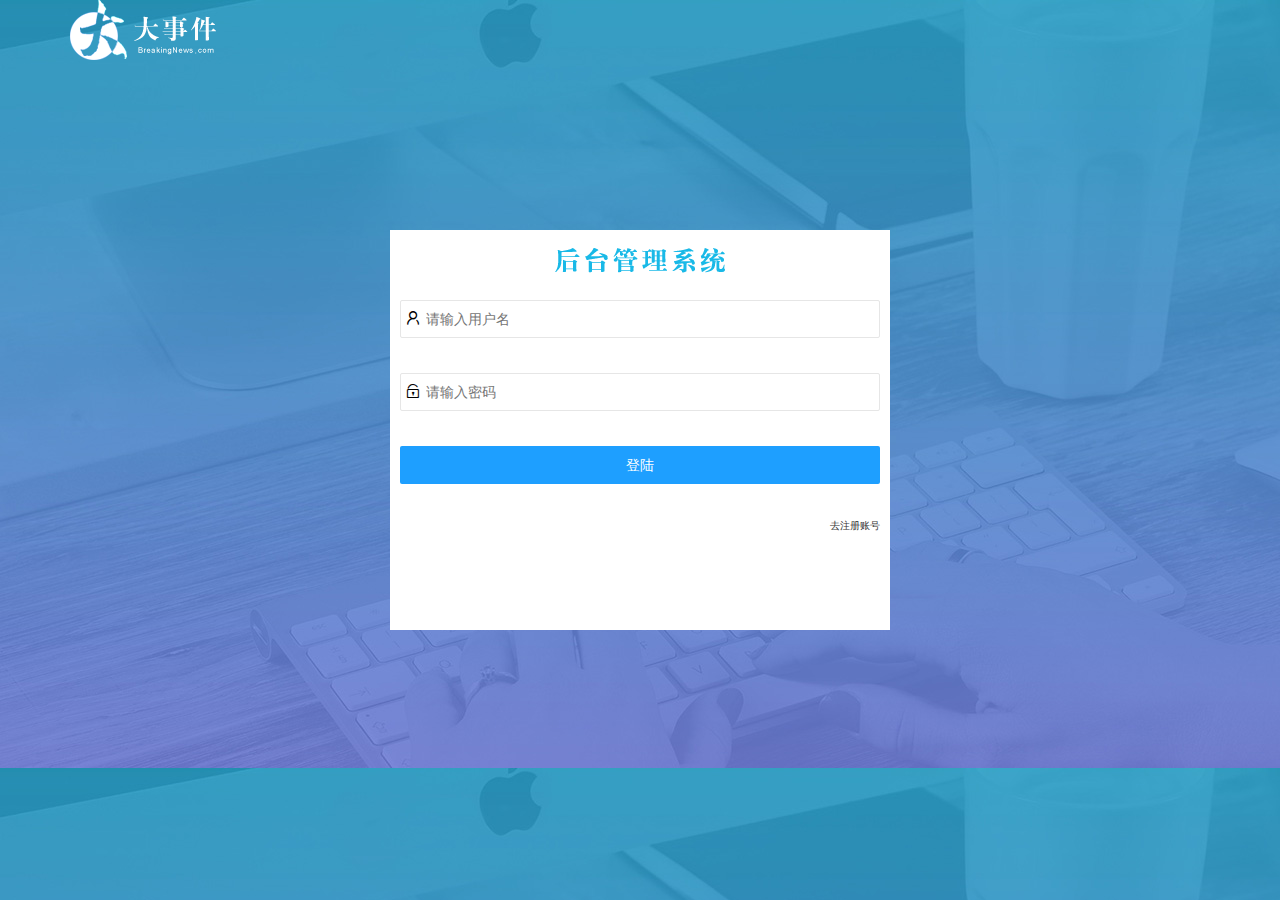
<file: login.html>
<!DOCTYPE html>
<html lang="en">

<head>
    <meta charset="UTF-8">
    <meta name="viewport" content="width=device-width, initial-scale=1.0">
    <title>Document</title>
    <!-- jq的引入 -->
    <script src="./assets/lib/jquery.js"></script>
    <!-- layui的css引入 -->
    <link rel="stylesheet" href="./assets/lib/layui/css/layui.css">
    <!-- 自己的css -->
    <link rel="stylesheet" href="./assets/css/login.css">

</head>

<body>
    <!-- 页面logo部分 -->
    <div class="layui-main">
        <img src="./assets/images/logo.png" alt="">
        <!-- 登录注册区域 -->
        <div class="loginAndRegBox">
            <!-- 登录的div -->
            <div class="login-box">
                <div class="title-box"></div>
                <form class="layui-form" id='form_login'>
                    <!-- 登陆模块 -->
                    <div class="layui-form-item">
                        <i class="layui-icon layui-icon-username"></i>
                        <input type="text" name="username" required lay-verify="required" placeholder="请输入用户名"
                            autocomplete="off" class="layui-input">
                    </div>
                    <div class="layui-form-item">
                        <i class="layui-icon layui-icon-password"></i>
                        <input type="password" name="password" required lay-verify="required|psw" placeholder="请输入密码"
                            autocomplete="off" class="layui-input">
                    </div>
                    <div class="layui-form-item">
                        <button lay-submit class="layui-btn  layui-btn-normal  layui-btn-fluid">登陆</button>
                    </div>
                    <div class="layui-form-item">
                        <a href="javascript:;" id='link_reg'>去注册账号</a>
                    </div>
                </form>
            </div>
            <!-- 注册的div -->
            <div class="reg-box">
                <div class="title-box"></div>
                <form class="layui-form" id='form_reg'>
                    <div class="layui-form-item">
                        <i class="layui-icon layui-icon-username"></i>
                        <input type="text" name="username" required lay-verify="required" placeholder="请输入用户名"
                            autocomplete="off" class="layui-input">
                    </div>
                    <div class="layui-form-item">
                        <i class="layui-icon layui-icon-password"></i>
                        <input type="password" name="password" required lay-verify="required｜psw" placeholder="请输入密码"
                            autocomplete="off" class="layui-input">
                    </div>
                    <div class="layui-form-item">
                        <i class="layui-icon layui-icon-password"></i>

                        <input type="password" name="repassword" required lay-verify="required｜psw|repwd"
                            placeholder="再次确认密码" autocomplete="off" class="layui-input">
                    </div>
                    <div class="layui-form-item">
                        <button lay-submit class="layui-btn  layui-btn-normal  layui-btn-fluid">注册</button>
                    </div>
                    <div class="layui-form-item">
                        <a href="javascript:;" id="link_login">去登陆账号</a>
                    </div>
                </form>
            </div>
        </div>
    </div>

    </div>


    <!-- layui的js -->
    <script src="./assets/lib/layui/layui.all.js"></script>
    <!-- 自己的js -->
    <script src="./assets/js/login.js"></script>

</body>

</html>
</file>
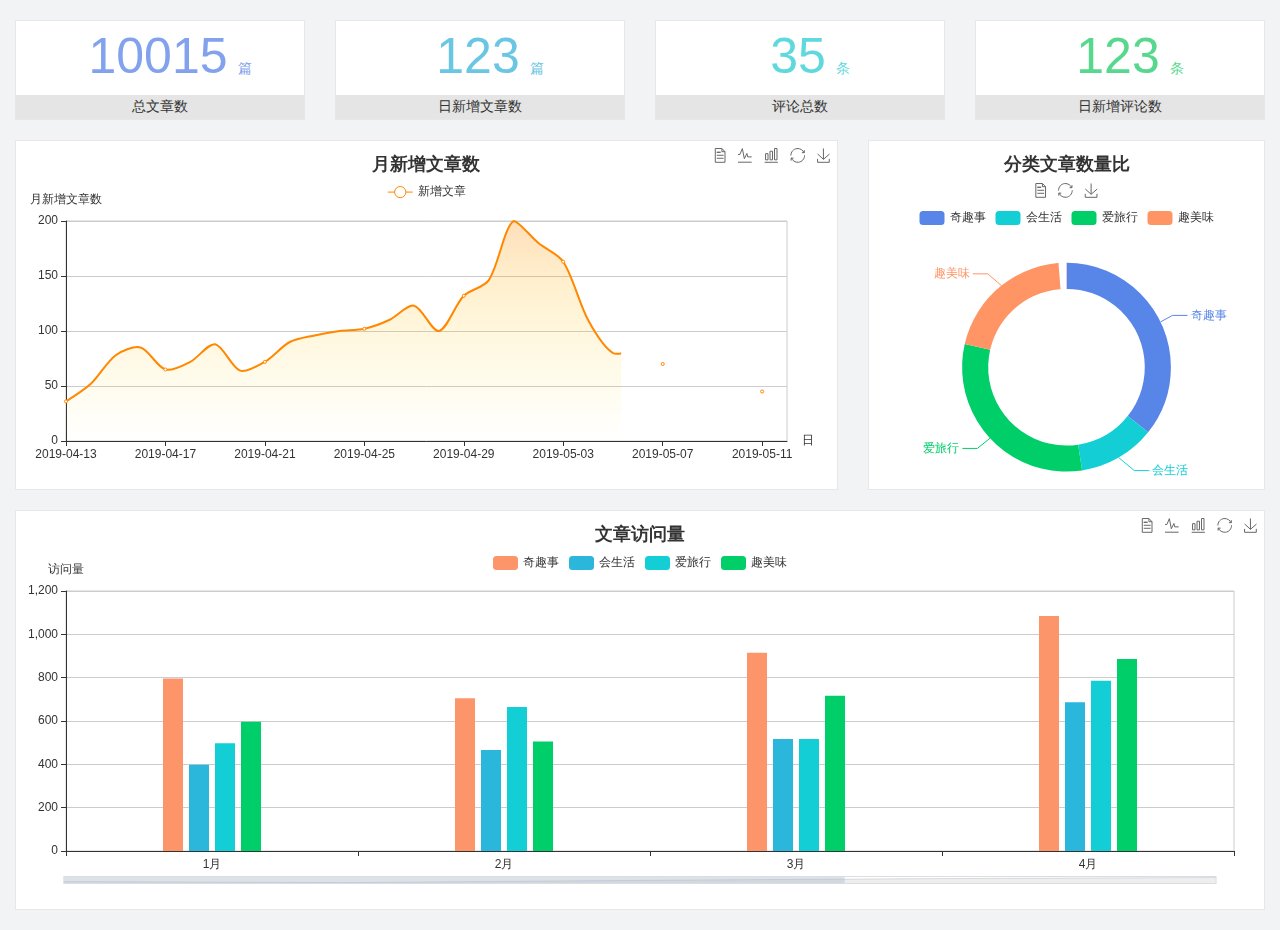
<file: home/dashboard.html>
<!DOCTYPE html>
<html lang="en">

<head>
  <meta charset="UTF-8">
  <meta name="viewport" content="width=device-width, initial-scale=1.0">
  <meta http-equiv="X-UA-Compatible" content="ie=edge">
  <title>图表统计</title>
  <link rel="stylesheet" href="../../assets/lib/bootstrap.css" />
  <link rel="stylesheet" href="../../assets/lib/main.css" />
  <script src="../../assets/lib/jquery.js"></script>
  <script type="text/javascript" src="../../assets/lib/echarts.min.js"></script>
</head>

<body>
  <div class="container-fluid">
    <div class="row spannel_list">
      <div class="col-sm-3 col-xs-6">
        <div class="spannel">
          <em>10015</em><span>篇</span>
          <b>总文章数</b>
        </div>
      </div>
      <div class="col-sm-3 col-xs-6">
        <div class="spannel scolor01">
          <em>123</em><span>篇</span>
          <b>日新增文章数</b>
        </div>
      </div>
      <div class="col-sm-3 col-xs-6">
        <div class="spannel scolor02">
          <em>35</em><span>条</span>
          <b>评论总数</b>
        </div>
      </div>
      <div class="col-sm-3 col-xs-6">
        <div class="spannel scolor03">
          <em>123</em><span>条</span>
          <b>日新增评论数</b>
        </div>
      </div>
    </div>
  </div>

  <div class="container-fluid">
    <div class="row curve-pie">
      <div class="col-lg-8 col-md-8">
        <div class="gragh_pannel" id="curve_show"></div>
      </div>
      <div class="col-lg-4 col-md-4">
        <div class="gragh_pannel" id="pie_show"></div>
      </div>
    </div>
  </div>

  <div class="container-fluid">
    <div class="column_pannel" id="column_show"></div>
  </div>

  <script>
    var oChart = echarts.init(document.getElementById('curve_show'));
    var aList_all = [
      { 'count': 36, 'date': '2019-04-13' },
      { 'count': 52, 'date': '2019-04-14' },
      { 'count': 78, 'date': '2019-04-15' },
      { 'count': 85, 'date': '2019-04-16' },
      { 'count': 65, 'date': '2019-04-17' },
      { 'count': 72, 'date': '2019-04-18' },
      { 'count': 88, 'date': '2019-04-19' },
      { 'count': 64, 'date': '2019-04-20' },
      { 'count': 72, 'date': '2019-04-21' },
      { 'count': 90, 'date': '2019-04-22' },
      { 'count': 96, 'date': '2019-04-23' },
      { 'count': 100, 'date': '2019-04-24' },
      { 'count': 102, 'date': '2019-04-25' },
      { 'count': 110, 'date': '2019-04-26' },
      { 'count': 123, 'date': '2019-04-27' },
      { 'count': 100, 'date': '2019-04-28' },
      { 'count': 132, 'date': '2019-04-29' },
      { 'count': 146, 'date': '2019-04-30' },
      { 'count': 200, 'date': '2019-05-01' },
      { 'count': 180, 'date': '2019-05-02' },
      { 'count': 163, 'date': '2019-05-03' },
      { 'count': 110, 'date': '2019-05-04' },
      { 'count': 80, 'date': '2019-05-05' },
      { 'count': 82, 'date': '2019-05-06' },
      { 'count': 70, 'date': '2019-05-07' },
      { 'count': 65, 'date': '2019-05-08' },
      { 'count': 54, 'date': '2019-05-09' },
      { 'count': 40, 'date': '2019-05-10' },
      { 'count': 45, 'date': '2019-05-11' },
      { 'count': 38, 'date': '2019-05-12' },
    ];

    let aCount = [];
    let aDate = [];

    for (var i = 0; i < aList_all.length; i++) {
      aCount.push(aList_all[i].count);
      aDate.push(aList_all[i].date);
    }

    var chartopt = {
      title: {
        text: '月新增文章数',
        left: 'center',
        top: '10'
      },
      tooltip: {
        trigger: 'axis'
      },
      legend: {
        data: ['新增文章'],
        top: '40'
      },
      toolbox: {
        show: true,
        feature: {
          mark: { show: true },
          dataView: { show: true, readOnly: false },
          magicType: { show: true, type: ['line', 'bar'] },
          restore: { show: true },
          saveAsImage: { show: true }
        }
      },
      calculable: true,
      xAxis: [
        {
          name: '日',
          type: 'category',
          boundaryGap: false,
          data: aDate
        }
      ],
      yAxis: [
        {
          name: '月新增文章数',
          type: 'value'
        }
      ],
      series: [
        {
          name: '新增文章',
          type: 'line',
          smooth: true,
          itemStyle: { normal: { areaStyle: { type: 'default' }, color: '#f80' }, lineStyle: { color: '#f80' } },
          data: aCount
        }],
      areaStyle: {
        normal: {
          color: new echarts.graphic.LinearGradient(0, 0, 0, 1, [{
            offset: 0,
            color: 'rgba(255,136,0,0.39)'
          }, {
            offset: .34,
            color: 'rgba(255,180,0,0.25)'
          }, {
            offset: 1,
            color: 'rgba(255,222,0,0.00)'
          }])

        }
      },
      grid: {
        show: true,
        x: 50,
        x2: 50,
        y: 80,
        height: 220
      }
    };

    oChart.setOption(chartopt);


    var oPie = echarts.init(document.getElementById('pie_show'));
    var oPieopt =
    {
      title: {
        top: 10,
        text: '分类文章数量比',
        x: 'center'
      },
      tooltip: {
        trigger: 'item',
        formatter: "{a} <br/>{b} : {c} ({d}%)"
      },
      color: ['#5885e8', '#13cfd5', '#00ce68', '#ff9565'],
      legend: {
        x: 'center',
        top: 65,
        data: ['奇趣事', '会生活', '爱旅行', '趣美味']
      },
      toolbox: {
        show: true,
        x: 'center',
        top: 35,
        feature: {
          mark: { show: true },
          dataView: { show: true, readOnly: false },
          magicType: {
            show: true,
            type: ['pie', 'funnel'],
            option: {
              funnel: {
                x: '25%',
                width: '50%',
                funnelAlign: 'left',
                max: 1548
              }
            }
          },
          restore: { show: true },
          saveAsImage: { show: true }
        }
      },
      calculable: true,
      series: [
        {
          name: '访问来源',
          type: 'pie',
          radius: ['45%', '60%'],
          center: ['50%', '65%'],
          data: [
            { value: 300, name: '奇趣事' },
            { value: 100, name: '会生活' },
            { value: 260, name: '爱旅行' },
            { value: 180, name: '趣美味' }
          ]
        }
      ]
    };
    oPie.setOption(oPieopt);



    var oColumn = this.echarts.init(document.getElementById('column_show'));
    var oColumnopt =
    {
      title: {
        text: '文章访问量',
        left: 'center',
        top: '10'
      },
      tooltip: {
        trigger: 'axis'
      },
      legend: {
        data: ['奇趣事', '会生活', '爱旅行', '趣美味'],
        top: '40'
      },
      toolbox: {
        show: true,
        feature: {
          mark: { show: true },
          dataView: { show: true, readOnly: false },
          magicType: { show: true, type: ['line', 'bar'] },
          restore: { show: true },
          saveAsImage: { show: true }
        }
      },
      calculable: true,
      xAxis: [
        {
          type: 'category',
          data: ['1月', '2月', '3月', '4月', '5月']
        }
      ],
      yAxis: [
        {
          name: '访问量',
          type: 'value'
        }
      ],
      series: [
        {
          name: '奇趣事',
          type: 'bar',
          barWidth: 20,
          itemStyle: {
            normal: { areaStyle: { type: 'default' }, color: '#fd956a' }
          },
          data: [800, 708, 920, 1090, 1200]
        },
        {
          name: '会生活',
          type: 'bar',
          barWidth: 20,
          itemStyle: {
            normal: { areaStyle: { type: 'default' }, color: '#2bb6db' }
          },
          data: [400, 468, 520, 690, 800]
        },
        {
          name: '爱旅行',
          type: 'bar',
          barWidth: 20,
          itemStyle: {
            normal: { areaStyle: { type: 'default' }, color: '#13cfd5' }
          },
          data: [500, 668, 520, 790, 900]
        },
        {
          name: '趣美味',
          type: 'bar',
          barWidth: 20,
          itemStyle: {
            normal: { areaStyle: { type: 'default' }, color: '#00ce68' }
          },
          data: [600, 508, 720, 890, 1000]
        }
      ],
      grid: {
        show: true,
        x: 50,
        x2: 30,
        y: 80,
        height: 260
      },
      dataZoom: [//给x轴设置滚动条
        {
          start: 0,//默认为0
          end: 100 - 1000 / 31,//默认为100
          type: 'slider',
          show: true,
          xAxisIndex: [0],
          handleSize: 0,//滑动条的 左右2个滑动条的大小
          height: 8,//组件高度
          left: 45, //左边的距离
          right: 50,//右边的距离
          bottom: 26,//右边的距离
          handleColor: '#ddd',//h滑动图标的颜色
          handleStyle: {
            borderColor: "#cacaca",
            borderWidth: "1",
            shadowBlur: 2,
            background: "#ddd",
            shadowColor: "#ddd",
          }
        }]
    };
    oColumn.setOption(oColumnopt);
  </script>
</body>

</html>
</file>
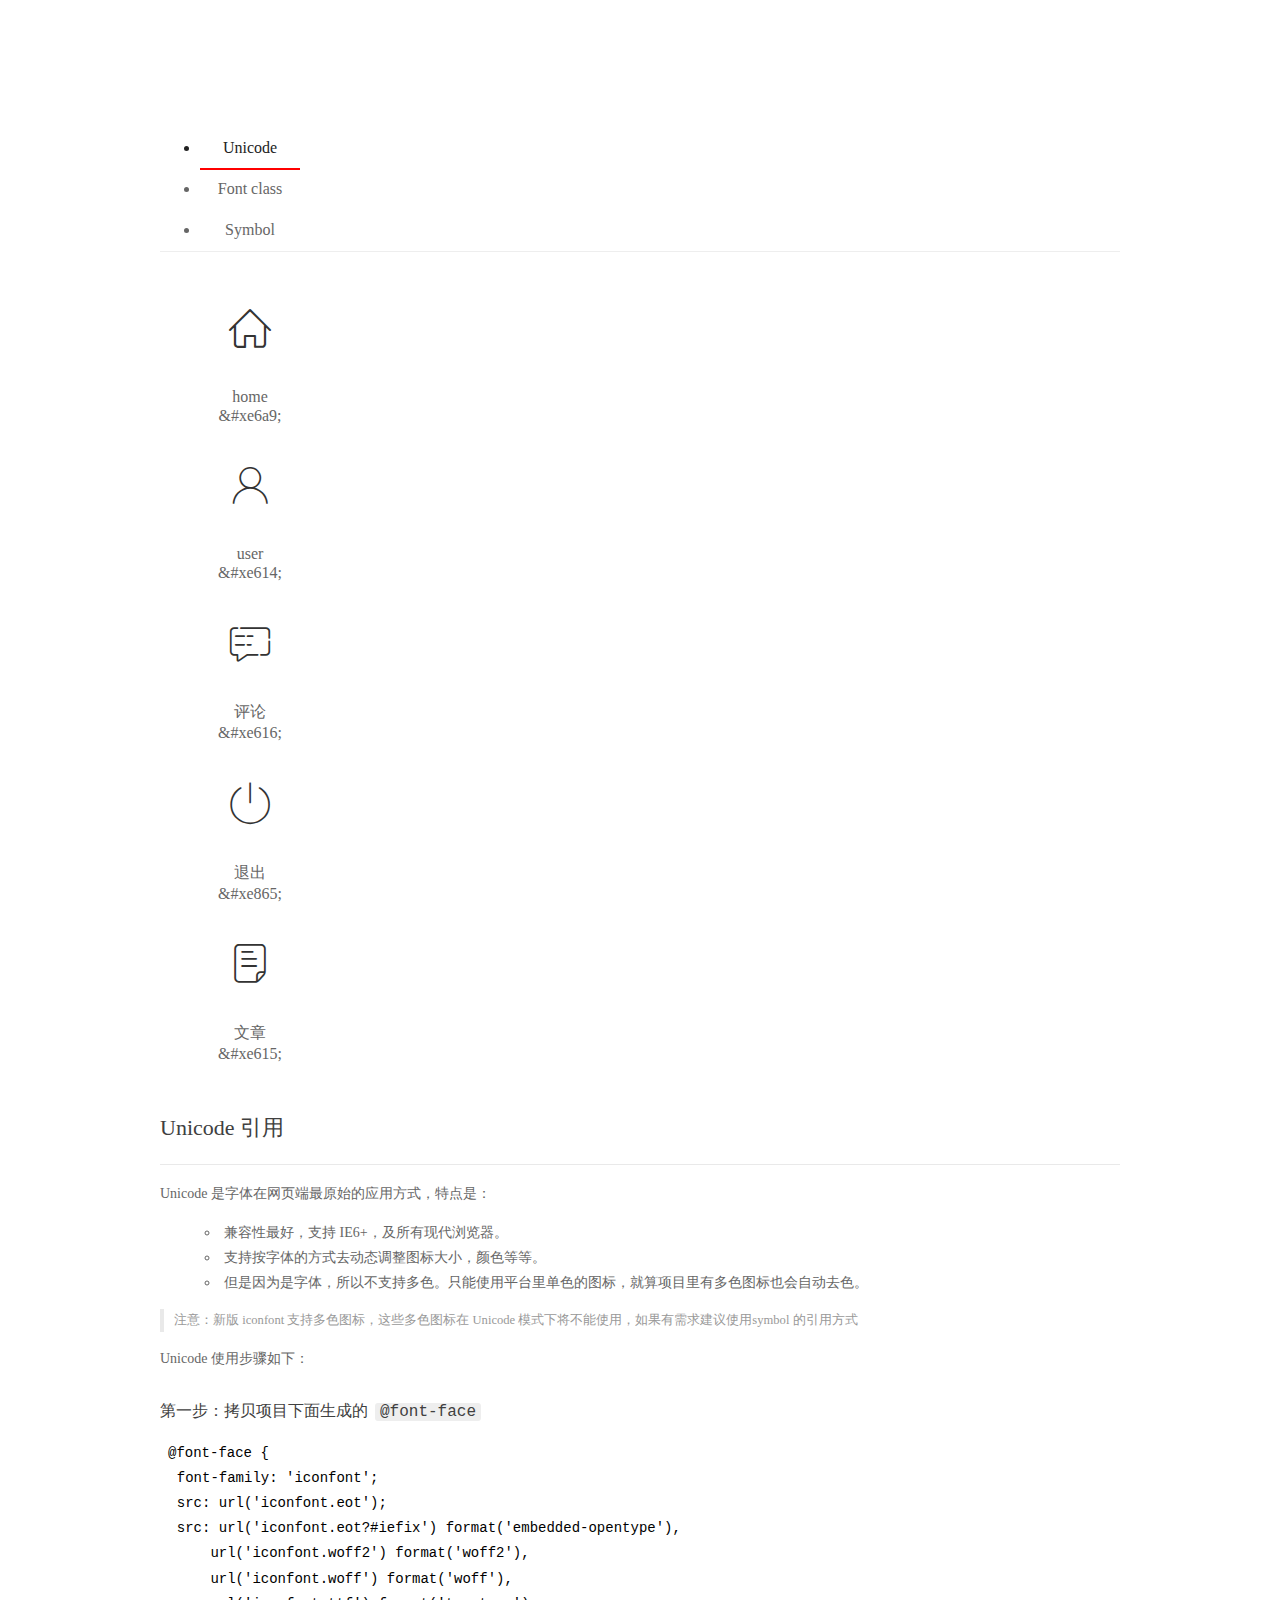
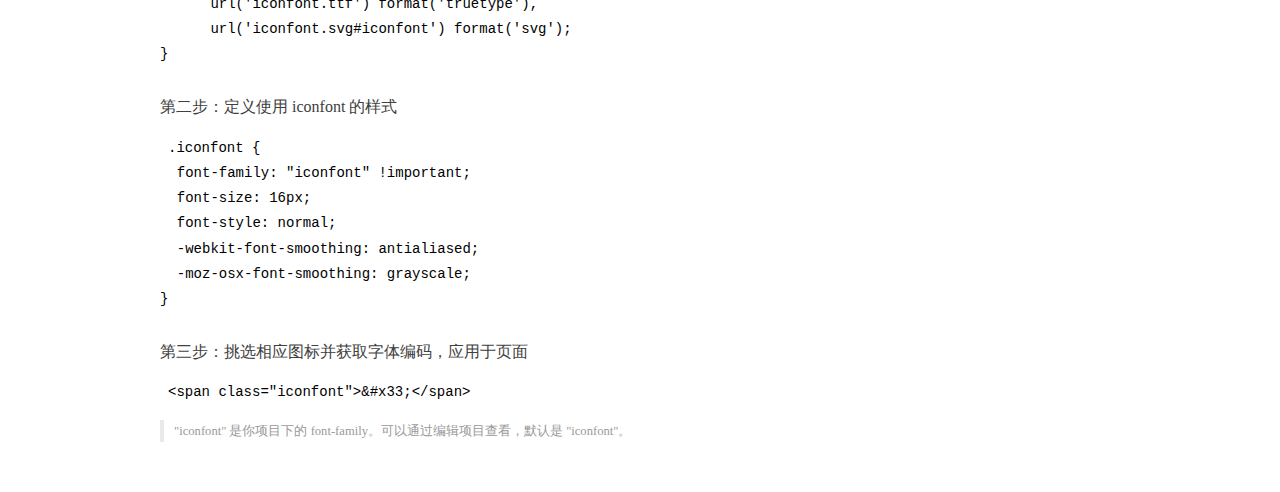
<file: assets/fonts/demo_index.html>
<!DOCTYPE html>
<html>
<head>
  <meta charset="utf-8"/>
  <title>IconFont Demo</title>
  <link rel="shortcut icon" href="https://gtms04.alicdn.com/tps/i4/TB1_oz6GVXXXXaFXpXXJDFnIXXX-64-64.ico" type="image/x-icon"/>
  <link rel="stylesheet" href="https://g.alicdn.com/thx/cube/1.3.2/cube.min.css">
  <link rel="stylesheet" href="demo.css">
  <link rel="stylesheet" href="iconfont.css">
  <script src="iconfont.js"></script>
  <!-- jQuery -->
  <script src="https://a1.alicdn.com/oss/uploads/2018/12/26/7bfddb60-08e8-11e9-9b04-53e73bb6408b.js"></script>
  <!-- 代码高亮 -->
  <script src="https://a1.alicdn.com/oss/uploads/2018/12/26/a3f714d0-08e6-11e9-8a15-ebf944d7534c.js"></script>
</head>
<body>
  <div class="main">
    <h1 class="logo"><a href="https://www.iconfont.cn/" title="iconfont 首页" target="_blank">&#xe86b;</a></h1>
    <div class="nav-tabs">
      <ul id="tabs" class="dib-box">
        <li class="dib active"><span>Unicode</span></li>
        <li class="dib"><span>Font class</span></li>
        <li class="dib"><span>Symbol</span></li>
      </ul>
      
    </div>
    <div class="tab-container">
      <div class="content unicode" style="display: block;">
          <ul class="icon_lists dib-box">
          
            <li class="dib">
              <span class="icon iconfont">&#xe6a9;</span>
                <div class="name">home</div>
                <div class="code-name">&amp;#xe6a9;</div>
              </li>
          
            <li class="dib">
              <span class="icon iconfont">&#xe614;</span>
                <div class="name">user</div>
                <div class="code-name">&amp;#xe614;</div>
              </li>
          
            <li class="dib">
              <span class="icon iconfont">&#xe616;</span>
                <div class="name">评论</div>
                <div class="code-name">&amp;#xe616;</div>
              </li>
          
            <li class="dib">
              <span class="icon iconfont">&#xe865;</span>
                <div class="name">退出</div>
                <div class="code-name">&amp;#xe865;</div>
              </li>
          
            <li class="dib">
              <span class="icon iconfont">&#xe615;</span>
                <div class="name">文章</div>
                <div class="code-name">&amp;#xe615;</div>
              </li>
          
          </ul>
          <div class="article markdown">
          <h2 id="unicode-">Unicode 引用</h2>
          <hr>

          <p>Unicode 是字体在网页端最原始的应用方式，特点是：</p>
          <ul>
            <li>兼容性最好，支持 IE6+，及所有现代浏览器。</li>
            <li>支持按字体的方式去动态调整图标大小，颜色等等。</li>
            <li>但是因为是字体，所以不支持多色。只能使用平台里单色的图标，就算项目里有多色图标也会自动去色。</li>
          </ul>
          <blockquote>
            <p>注意：新版 iconfont 支持多色图标，这些多色图标在 Unicode 模式下将不能使用，如果有需求建议使用symbol 的引用方式</p>
          </blockquote>
          <p>Unicode 使用步骤如下：</p>
          <h3 id="-font-face">第一步：拷贝项目下面生成的 <code>@font-face</code></h3>
<pre><code class="language-css"
>@font-face {
  font-family: 'iconfont';
  src: url('iconfont.eot');
  src: url('iconfont.eot?#iefix') format('embedded-opentype'),
      url('iconfont.woff2') format('woff2'),
      url('iconfont.woff') format('woff'),
      url('iconfont.ttf') format('truetype'),
      url('iconfont.svg#iconfont') format('svg');
}
</code></pre>
          <h3 id="-iconfont-">第二步：定义使用 iconfont 的样式</h3>
<pre><code class="language-css"
>.iconfont {
  font-family: "iconfont" !important;
  font-size: 16px;
  font-style: normal;
  -webkit-font-smoothing: antialiased;
  -moz-osx-font-smoothing: grayscale;
}
</code></pre>
          <h3 id="-">第三步：挑选相应图标并获取字体编码，应用于页面</h3>
<pre>
<code class="language-html"
>&lt;span class="iconfont"&gt;&amp;#x33;&lt;/span&gt;
</code></pre>
          <blockquote>
            <p>"iconfont" 是你项目下的 font-family。可以通过编辑项目查看，默认是 "iconfont"。</p>
          </blockquote>
          </div>
      </div>
      <div class="content font-class">
        <ul class="icon_lists dib-box">
          
          <li class="dib">
            <span class="icon iconfont icon-home"></span>
            <div class="name">
              home
            </div>
            <div class="code-name">.icon-home
            </div>
          </li>
          
          <li class="dib">
            <span class="icon iconfont icon-user"></span>
            <div class="name">
              user
            </div>
            <div class="code-name">.icon-user
            </div>
          </li>
          
          <li class="dib">
            <span class="icon iconfont icon-pinglun"></span>
            <div class="name">
              评论
            </div>
            <div class="code-name">.icon-pinglun
            </div>
          </li>
          
          <li class="dib">
            <span class="icon iconfont icon-tuichu"></span>
            <div class="name">
              退出
            </div>
            <div class="code-name">.icon-tuichu
            </div>
          </li>
          
          <li class="dib">
            <span class="icon iconfont icon-16"></span>
            <div class="name">
              文章
            </div>
            <div class="code-name">.icon-16
            </div>
          </li>
          
        </ul>
        <div class="article markdown">
        <h2 id="font-class-">font-class 引用</h2>
        <hr>

        <p>font-class 是 Unicode 使用方式的一种变种，主要是解决 Unicode 书写不直观，语意不明确的问题。</p>
        <p>与 Unicode 使用方式相比，具有如下特点：</p>
        <ul>
          <li>兼容性良好，支持 IE8+，及所有现代浏览器。</li>
          <li>相比于 Unicode 语意明确，书写更直观。可以很容易分辨这个 icon 是什么。</li>
          <li>因为使用 class 来定义图标，所以当要替换图标时，只需要修改 class 里面的 Unicode 引用。</li>
          <li>不过因为本质上还是使用的字体，所以多色图标还是不支持的。</li>
        </ul>
        <p>使用步骤如下：</p>
        <h3 id="-fontclass-">第一步：引入项目下面生成的 fontclass 代码：</h3>
<pre><code class="language-html">&lt;link rel="stylesheet" href="./iconfont.css"&gt;
</code></pre>
        <h3 id="-">第二步：挑选相应图标并获取类名，应用于页面：</h3>
<pre><code class="language-html">&lt;span class="iconfont icon-xxx"&gt;&lt;/span&gt;
</code></pre>
        <blockquote>
          <p>"
            iconfont" 是你项目下的 font-family。可以通过编辑项目查看，默认是 "iconfont"。</p>
        </blockquote>
      </div>
      </div>
      <div class="content symbol">
          <ul class="icon_lists dib-box">
          
            <li class="dib">
                <svg class="icon svg-icon" aria-hidden="true">
                  <use xlink:href="#icon-home"></use>
                </svg>
                <div class="name">home</div>
                <div class="code-name">#icon-home</div>
            </li>
          
            <li class="dib">
                <svg class="icon svg-icon" aria-hidden="true">
                  <use xlink:href="#icon-user"></use>
                </svg>
                <div class="name">user</div>
                <div class="code-name">#icon-user</div>
            </li>
          
            <li class="dib">
                <svg class="icon svg-icon" aria-hidden="true">
                  <use xlink:href="#icon-pinglun"></use>
                </svg>
                <div class="name">评论</div>
                <div class="code-name">#icon-pinglun</div>
            </li>
          
            <li class="dib">
                <svg class="icon svg-icon" aria-hidden="true">
                  <use xlink:href="#icon-tuichu"></use>
                </svg>
                <div class="name">退出</div>
                <div class="code-name">#icon-tuichu</div>
            </li>
          
            <li class="dib">
                <svg class="icon svg-icon" aria-hidden="true">
                  <use xlink:href="#icon-16"></use>
                </svg>
                <div class="name">文章</div>
                <div class="code-name">#icon-16</div>
            </li>
          
          </ul>
          <div class="article markdown">
          <h2 id="symbol-">Symbol 引用</h2>
          <hr>

          <p>这是一种全新的使用方式，应该说这才是未来的主流，也是平台目前推荐的用法。相关介绍可以参考这篇<a href="">文章</a>
            这种用法其实是做了一个 SVG 的集合，与另外两种相比具有如下特点：</p>
          <ul>
            <li>支持多色图标了，不再受单色限制。</li>
            <li>通过一些技巧，支持像字体那样，通过 <code>font-size</code>, <code>color</code> 来调整样式。</li>
            <li>兼容性较差，支持 IE9+，及现代浏览器。</li>
            <li>浏览器渲染 SVG 的性能一般，还不如 png。</li>
          </ul>
          <p>使用步骤如下：</p>
          <h3 id="-symbol-">第一步：引入项目下面生成的 symbol 代码：</h3>
<pre><code class="language-html">&lt;script src="./iconfont.js"&gt;&lt;/script&gt;
</code></pre>
          <h3 id="-css-">第二步：加入通用 CSS 代码（引入一次就行）：</h3>
<pre><code class="language-html">&lt;style&gt;
.icon {
  width: 1em;
  height: 1em;
  vertical-align: -0.15em;
  fill: currentColor;
  overflow: hidden;
}
&lt;/style&gt;
</code></pre>
          <h3 id="-">第三步：挑选相应图标并获取类名，应用于页面：</h3>
<pre><code class="language-html">&lt;svg class="icon" aria-hidden="true"&gt;
  &lt;use xlink:href="#icon-xxx"&gt;&lt;/use&gt;
&lt;/svg&gt;
</code></pre>
          </div>
      </div>

    </div>
  </div>
  <script>
  $(document).ready(function () {
      $('.tab-container .content:first').show()

      $('#tabs li').click(function (e) {
        var tabContent = $('.tab-container .content')
        var index = $(this).index()

        if ($(this).hasClass('active')) {
          return
        } else {
          $('#tabs li').removeClass('active')
          $(this).addClass('active')

          tabContent.hide().eq(index).fadeIn()
        }
      })
    })
  </script>
</body>
</html>
</file>
<file: assets/lib/layui/css/layui.css>
/** layui-v2.5.5 MIT License By https://www.layui.com */
 .layui-inline,img{display:inline-block;vertical-align:middle}h1,h2,h3,h4,h5,h6{font-weight:400}.layui-edge,.layui-header,.layui-inline,.layui-main{position:relative}.layui-body,.layui-edge,.layui-elip{overflow:hidden}.layui-btn,.layui-edge,.layui-inline,img{vertical-align:middle}.layui-btn,.layui-disabled,.layui-icon,.layui-unselect{-moz-user-select:none;-webkit-user-select:none;-ms-user-select:none}.layui-elip,.layui-form-checkbox span,.layui-form-pane .layui-form-label{text-overflow:ellipsis;white-space:nowrap}.layui-breadcrumb,.layui-tree-btnGroup{visibility:hidden}blockquote,body,button,dd,div,dl,dt,form,h1,h2,h3,h4,h5,h6,input,li,ol,p,pre,td,textarea,th,ul{margin:0;padding:0;-webkit-tap-highlight-color:rgba(0,0,0,0)}a:active,a:hover{outline:0}img{border:none}li{list-style:none}table{border-collapse:collapse;border-spacing:0}h4,h5,h6{font-size:100%}button,input,optgroup,option,select,textarea{font-family:inherit;font-size:inherit;font-style:inherit;font-weight:inherit;outline:0}pre{white-space:pre-wrap;white-space:-moz-pre-wrap;white-space:-pre-wrap;white-space:-o-pre-wrap;word-wrap:break-word}body{line-height:24px;font:14px Helvetica Neue,Helvetica,PingFang SC,Tahoma,Arial,sans-serif}hr{height:1px;margin:10px 0;border:0;clear:both}a{color:#333;text-decoration:none}a:hover{color:#777}a cite{font-style:normal;*cursor:pointer}.layui-border-box,.layui-border-box *{box-sizing:border-box}.layui-box,.layui-box *{box-sizing:content-box}.layui-clear{clear:both;*zoom:1}.layui-clear:after{content:'\20';clear:both;*zoom:1;display:block;height:0}.layui-inline{*display:inline;*zoom:1}.layui-edge{display:inline-block;width:0;height:0;border-width:6px;border-style:dashed;border-color:transparent}.layui-edge-top{top:-4px;border-bottom-color:#999;border-bottom-style:solid}.layui-edge-right{border-left-color:#999;border-left-style:solid}.layui-edge-bottom{top:2px;border-top-color:#999;border-top-style:solid}.layui-edge-left{border-right-color:#999;border-right-style:solid}.layui-disabled,.layui-disabled:hover{color:#d2d2d2!important;cursor:not-allowed!important}.layui-circle{border-radius:100%}.layui-show{display:block!important}.layui-hide{display:none!important}@font-face{font-family:layui-icon;src:url(../font/iconfont.eot?v=250);src:url(../font/iconfont.eot?v=250#iefix) format('embedded-opentype'),url(../font/iconfont.woff2?v=250) format('woff2'),url(../font/iconfont.woff?v=250) format('woff'),url(../font/iconfont.ttf?v=250) format('truetype'),url(../font/iconfont.svg?v=250#layui-icon) format('svg')}.layui-icon{font-family:layui-icon!important;font-size:16px;font-style:normal;-webkit-font-smoothing:antialiased;-moz-osx-font-smoothing:grayscale}.layui-icon-reply-fill:before{content:"\e611"}.layui-icon-set-fill:before{content:"\e614"}.layui-icon-menu-fill:before{content:"\e60f"}.layui-icon-search:before{content:"\e615"}.layui-icon-share:before{content:"\e641"}.layui-icon-set-sm:before{content:"\e620"}.layui-icon-engine:before{content:"\e628"}.layui-icon-close:before{content:"\1006"}.layui-icon-close-fill:before{content:"\1007"}.layui-icon-chart-screen:before{content:"\e629"}.layui-icon-star:before{content:"\e600"}.layui-icon-circle-dot:before{content:"\e617"}.layui-icon-chat:before{content:"\e606"}.layui-icon-release:before{content:"\e609"}.layui-icon-list:before{content:"\e60a"}.layui-icon-chart:before{content:"\e62c"}.layui-icon-ok-circle:before{content:"\1005"}.layui-icon-layim-theme:before{content:"\e61b"}.layui-icon-table:before{content:"\e62d"}.layui-icon-right:before{content:"\e602"}.layui-icon-left:before{content:"\e603"}.layui-icon-cart-simple:before{content:"\e698"}.layui-icon-face-cry:before{content:"\e69c"}.layui-icon-face-smile:before{content:"\e6af"}.layui-icon-survey:before{content:"\e6b2"}.layui-icon-tree:before{content:"\e62e"}.layui-icon-upload-circle:before{content:"\e62f"}.layui-icon-add-circle:before{content:"\e61f"}.layui-icon-download-circle:before{content:"\e601"}.layui-icon-templeate-1:before{content:"\e630"}.layui-icon-util:before{content:"\e631"}.layui-icon-face-surprised:before{content:"\e664"}.layui-icon-edit:before{content:"\e642"}.layui-icon-speaker:before{content:"\e645"}.layui-icon-down:before{content:"\e61a"}.layui-icon-file:before{content:"\e621"}.layui-icon-layouts:before{content:"\e632"}.layui-icon-rate-half:before{content:"\e6c9"}.layui-icon-add-circle-fine:before{content:"\e608"}.layui-icon-prev-circle:before{content:"\e633"}.layui-icon-read:before{content:"\e705"}.layui-icon-404:before{content:"\e61c"}.layui-icon-carousel:before{content:"\e634"}.layui-icon-help:before{content:"\e607"}.layui-icon-code-circle:before{content:"\e635"}.layui-icon-water:before{content:"\e636"}.layui-icon-username:before{content:"\e66f"}.layui-icon-find-fill:before{content:"\e670"}.layui-icon-about:before{content:"\e60b"}.layui-icon-location:before{content:"\e715"}.layui-icon-up:before{content:"\e619"}.layui-icon-pause:before{content:"\e651"}.layui-icon-date:before{content:"\e637"}.layui-icon-layim-uploadfile:before{content:"\e61d"}.layui-icon-delete:before{content:"\e640"}.layui-icon-play:before{content:"\e652"}.layui-icon-top:before{content:"\e604"}.layui-icon-friends:before{content:"\e612"}.layui-icon-refresh-3:before{content:"\e9aa"}.layui-icon-ok:before{content:"\e605"}.layui-icon-layer:before{content:"\e638"}.layui-icon-face-smile-fine:before{content:"\e60c"}.layui-icon-dollar:before{content:"\e659"}.layui-icon-group:before{content:"\e613"}.layui-icon-layim-download:before{content:"\e61e"}.layui-icon-picture-fine:before{content:"\e60d"}.layui-icon-link:before{content:"\e64c"}.layui-icon-diamond:before{content:"\e735"}.layui-icon-log:before{content:"\e60e"}.layui-icon-rate-solid:before{content:"\e67a"}.layui-icon-fonts-del:before{content:"\e64f"}.layui-icon-unlink:before{content:"\e64d"}.layui-icon-fonts-clear:before{content:"\e639"}.layui-icon-triangle-r:before{content:"\e623"}.layui-icon-circle:before{content:"\e63f"}.layui-icon-radio:before{content:"\e643"}.layui-icon-align-center:before{content:"\e647"}.layui-icon-align-right:before{content:"\e648"}.layui-icon-align-left:before{content:"\e649"}.layui-icon-loading-1:before{content:"\e63e"}.layui-icon-return:before{content:"\e65c"}.layui-icon-fonts-strong:before{content:"\e62b"}.layui-icon-upload:before{content:"\e67c"}.layui-icon-dialogue:before{content:"\e63a"}.layui-icon-video:before{content:"\e6ed"}.layui-icon-headset:before{content:"\e6fc"}.layui-icon-cellphone-fine:before{content:"\e63b"}.layui-icon-add-1:before{content:"\e654"}.layui-icon-face-smile-b:before{content:"\e650"}.layui-icon-fonts-html:before{content:"\e64b"}.layui-icon-form:before{content:"\e63c"}.layui-icon-cart:before{content:"\e657"}.layui-icon-camera-fill:before{content:"\e65d"}.layui-icon-tabs:before{content:"\e62a"}.layui-icon-fonts-code:before{content:"\e64e"}.layui-icon-fire:before{content:"\e756"}.layui-icon-set:before{content:"\e716"}.layui-icon-fonts-u:before{content:"\e646"}.layui-icon-triangle-d:before{content:"\e625"}.layui-icon-tips:before{content:"\e702"}.layui-icon-picture:before{content:"\e64a"}.layui-icon-more-vertical:before{content:"\e671"}.layui-icon-flag:before{content:"\e66c"}.layui-icon-loading:before{content:"\e63d"}.layui-icon-fonts-i:before{content:"\e644"}.layui-icon-refresh-1:before{content:"\e666"}.layui-icon-rmb:before{content:"\e65e"}.layui-icon-home:before{content:"\e68e"}.layui-icon-user:before{content:"\e770"}.layui-icon-notice:before{content:"\e667"}.layui-icon-login-weibo:before{content:"\e675"}.layui-icon-voice:before{content:"\e688"}.layui-icon-upload-drag:before{content:"\e681"}.layui-icon-login-qq:before{content:"\e676"}.layui-icon-snowflake:before{content:"\e6b1"}.layui-icon-file-b:before{content:"\e655"}.layui-icon-template:before{content:"\e663"}.layui-icon-auz:before{content:"\e672"}.layui-icon-console:before{content:"\e665"}.layui-icon-app:before{content:"\e653"}.layui-icon-prev:before{content:"\e65a"}.layui-icon-website:before{content:"\e7ae"}.layui-icon-next:before{content:"\e65b"}.layui-icon-component:before{content:"\e857"}.layui-icon-more:before{content:"\e65f"}.layui-icon-login-wechat:before{content:"\e677"}.layui-icon-shrink-right:before{content:"\e668"}.layui-icon-spread-left:before{content:"\e66b"}.layui-icon-camera:before{content:"\e660"}.layui-icon-note:before{content:"\e66e"}.layui-icon-refresh:before{content:"\e669"}.layui-icon-female:before{content:"\e661"}.layui-icon-male:before{content:"\e662"}.layui-icon-password:before{content:"\e673"}.layui-icon-senior:before{content:"\e674"}.layui-icon-theme:before{content:"\e66a"}.layui-icon-tread:before{content:"\e6c5"}.layui-icon-praise:before{content:"\e6c6"}.layui-icon-star-fill:before{content:"\e658"}.layui-icon-rate:before{content:"\e67b"}.layui-icon-template-1:before{content:"\e656"}.layui-icon-vercode:before{content:"\e679"}.layui-icon-cellphone:before{content:"\e678"}.layui-icon-screen-full:before{content:"\e622"}.layui-icon-screen-restore:before{content:"\e758"}.layui-icon-cols:before{content:"\e610"}.layui-icon-export:before{content:"\e67d"}.layui-icon-print:before{content:"\e66d"}.layui-icon-slider:before{content:"\e714"}.layui-icon-addition:before{content:"\e624"}.layui-icon-subtraction:before{content:"\e67e"}.layui-icon-service:before{content:"\e626"}.layui-icon-transfer:before{content:"\e691"}.layui-main{width:1140px;margin:0 auto}.layui-header{z-index:1000;height:60px}.layui-header a:hover{transition:all .5s;-webkit-transition:all .5s}.layui-side{position:fixed;left:0;top:0;bottom:0;z-index:999;width:200px;overflow-x:hidden}.layui-side-scroll{position:relative;width:220px;height:100%;overflow-x:hidden}.layui-body{position:absolute;left:200px;right:0;top:0;bottom:0;z-index:998;width:auto;overflow-y:auto;box-sizing:border-box}.layui-layout-body{overflow:hidden}.layui-layout-admin .layui-header{background-color:#23262E}.layui-layout-admin .layui-side{top:60px;width:200px;overflow-x:hidden}.layui-layout-admin .layui-body{position:fixed;top:60px;bottom:44px}.layui-layout-admin .layui-main{width:auto;margin:0 15px}.layui-layout-admin .layui-footer{position:fixed;left:200px;right:0;bottom:0;height:44px;line-height:44px;padding:0 15px;background-color:#eee}.layui-layout-admin .layui-logo{position:absolute;left:0;top:0;width:200px;height:100%;line-height:60px;text-align:center;color:#009688;font-size:16px}.layui-layout-admin .layui-header .layui-nav{background:0 0}.layui-layout-left{position:absolute!important;left:200px;top:0}.layui-layout-right{position:absolute!important;right:0;top:0}.layui-container{position:relative;margin:0 auto;padding:0 15px;box-sizing:border-box}.layui-fluid{position:relative;margin:0 auto;padding:0 15px}.layui-row:after,.layui-row:before{content:'';display:block;clear:both}.layui-col-lg1,.layui-col-lg10,.layui-col-lg11,.layui-col-lg12,.layui-col-lg2,.layui-col-lg3,.layui-col-lg4,.layui-col-lg5,.layui-col-lg6,.layui-col-lg7,.layui-col-lg8,.layui-col-lg9,.layui-col-md1,.layui-col-md10,.layui-col-md11,.layui-col-md12,.layui-col-md2,.layui-col-md3,.layui-col-md4,.layui-col-md5,.layui-col-md6,.layui-col-md7,.layui-col-md8,.layui-col-md9,.layui-col-sm1,.layui-col-sm10,.layui-col-sm11,.layui-col-sm12,.layui-col-sm2,.layui-col-sm3,.layui-col-sm4,.layui-col-sm5,.layui-col-sm6,.layui-col-sm7,.layui-col-sm8,.layui-col-sm9,.layui-col-xs1,.layui-col-xs10,.layui-col-xs11,.layui-col-xs12,.layui-col-xs2,.layui-col-xs3,.layui-col-xs4,.layui-col-xs5,.layui-col-xs6,.layui-col-xs7,.layui-col-xs8,.layui-col-xs9{position:relative;display:block;box-sizing:border-box}.layui-col-xs1,.layui-col-xs10,.layui-col-xs11,.layui-col-xs12,.layui-col-xs2,.layui-col-xs3,.layui-col-xs4,.layui-col-xs5,.layui-col-xs6,.layui-col-xs7,.layui-col-xs8,.layui-col-xs9{float:left}.layui-col-xs1{width:8.33333333%}.layui-col-xs2{width:16.66666667%}.layui-col-xs3{width:25%}.layui-col-xs4{width:33.33333333%}.layui-col-xs5{width:41.66666667%}.layui-col-xs6{width:50%}.layui-col-xs7{width:58.33333333%}.layui-col-xs8{width:66.66666667%}.layui-col-xs9{width:75%}.layui-col-xs10{width:83.33333333%}.layui-col-xs11{width:91.66666667%}.layui-col-xs12{width:100%}.layui-col-xs-offset1{margin-left:8.33333333%}.layui-col-xs-offset2{margin-left:16.66666667%}.layui-col-xs-offset3{margin-left:25%}.layui-col-xs-offset4{margin-left:33.33333333%}.layui-col-xs-offset5{margin-left:41.66666667%}.layui-col-xs-offset6{margin-left:50%}.layui-col-xs-offset7{margin-left:58.33333333%}.layui-col-xs-offset8{margin-left:66.66666667%}.layui-col-xs-offset9{margin-left:75%}.layui-col-xs-offset10{margin-left:83.33333333%}.layui-col-xs-offset11{margin-left:91.66666667%}.layui-col-xs-offset12{margin-left:100%}@media screen and (max-width:768px){.layui-hide-xs{display:none!important}.layui-show-xs-block{display:block!important}.layui-show-xs-inline{display:inline!important}.layui-show-xs-inline-block{display:inline-block!important}}@media screen and (min-width:768px){.layui-container{width:750px}.layui-hide-sm{display:none!important}.layui-show-sm-block{display:block!important}.layui-show-sm-inline{display:inline!important}.layui-show-sm-inline-block{display:inline-block!important}.layui-col-sm1,.layui-col-sm10,.layui-col-sm11,.layui-col-sm12,.layui-col-sm2,.layui-col-sm3,.layui-col-sm4,.layui-col-sm5,.layui-col-sm6,.layui-col-sm7,.layui-col-sm8,.layui-col-sm9{float:left}.layui-col-sm1{width:8.33333333%}.layui-col-sm2{width:16.66666667%}.layui-col-sm3{width:25%}.layui-col-sm4{width:33.33333333%}.layui-col-sm5{width:41.66666667%}.layui-col-sm6{width:50%}.layui-col-sm7{width:58.33333333%}.layui-col-sm8{width:66.66666667%}.layui-col-sm9{width:75%}.layui-col-sm10{width:83.33333333%}.layui-col-sm11{width:91.66666667%}.layui-col-sm12{width:100%}.layui-col-sm-offset1{margin-left:8.33333333%}.layui-col-sm-offset2{margin-left:16.66666667%}.layui-col-sm-offset3{margin-left:25%}.layui-col-sm-offset4{margin-left:33.33333333%}.layui-col-sm-offset5{margin-left:41.66666667%}.layui-col-sm-offset6{margin-left:50%}.layui-col-sm-offset7{margin-left:58.33333333%}.layui-col-sm-offset8{margin-left:66.66666667%}.layui-col-sm-offset9{margin-left:75%}.layui-col-sm-offset10{margin-left:83.33333333%}.layui-col-sm-offset11{margin-left:91.66666667%}.layui-col-sm-offset12{margin-left:100%}}@media screen and (min-width:992px){.layui-container{width:970px}.layui-hide-md{display:none!important}.layui-show-md-block{display:block!important}.layui-show-md-inline{display:inline!important}.layui-show-md-inline-block{display:inline-block!important}.layui-col-md1,.layui-col-md10,.layui-col-md11,.layui-col-md12,.layui-col-md2,.layui-col-md3,.layui-col-md4,.layui-col-md5,.layui-col-md6,.layui-col-md7,.layui-col-md8,.layui-col-md9{float:left}.layui-col-md1{width:8.33333333%}.layui-col-md2{width:16.66666667%}.layui-col-md3{width:25%}.layui-col-md4{width:33.33333333%}.layui-col-md5{width:41.66666667%}.layui-col-md6{width:50%}.layui-col-md7{width:58.33333333%}.layui-col-md8{width:66.66666667%}.layui-col-md9{width:75%}.layui-col-md10{width:83.33333333%}.layui-col-md11{width:91.66666667%}.layui-col-md12{width:100%}.layui-col-md-offset1{margin-left:8.33333333%}.layui-col-md-offset2{margin-left:16.66666667%}.layui-col-md-offset3{margin-left:25%}.layui-col-md-offset4{margin-left:33.33333333%}.layui-col-md-offset5{margin-left:41.66666667%}.layui-col-md-offset6{margin-left:50%}.layui-col-md-offset7{margin-left:58.33333333%}.layui-col-md-offset8{margin-left:66.66666667%}.layui-col-md-offset9{margin-left:75%}.layui-col-md-offset10{margin-left:83.33333333%}.layui-col-md-offset11{margin-left:91.66666667%}.layui-col-md-offset12{margin-left:100%}}@media screen and (min-width:1200px){.layui-container{width:1170px}.layui-hide-lg{display:none!important}.layui-show-lg-block{display:block!important}.layui-show-lg-inline{display:inline!important}.layui-show-lg-inline-block{display:inline-block!important}.layui-col-lg1,.layui-col-lg10,.layui-col-lg11,.layui-col-lg12,.layui-col-lg2,.layui-col-lg3,.layui-col-lg4,.layui-col-lg5,.layui-col-lg6,.layui-col-lg7,.layui-col-lg8,.layui-col-lg9{float:left}.layui-col-lg1{width:8.33333333%}.layui-col-lg2{width:16.66666667%}.layui-col-lg3{width:25%}.layui-col-lg4{width:33.33333333%}.layui-col-lg5{width:41.66666667%}.layui-col-lg6{width:50%}.layui-col-lg7{width:58.33333333%}.layui-col-lg8{width:66.66666667%}.layui-col-lg9{width:75%}.layui-col-lg10{width:83.33333333%}.layui-col-lg11{width:91.66666667%}.layui-col-lg12{width:100%}.layui-col-lg-offset1{margin-left:8.33333333%}.layui-col-lg-offset2{margin-left:16.66666667%}.layui-col-lg-offset3{margin-left:25%}.layui-col-lg-offset4{margin-left:33.33333333%}.layui-col-lg-offset5{margin-left:41.66666667%}.layui-col-lg-offset6{margin-left:50%}.layui-col-lg-offset7{margin-left:58.33333333%}.layui-col-lg-offset8{margin-left:66.66666667%}.layui-col-lg-offset9{margin-left:75%}.layui-col-lg-offset10{margin-left:83.33333333%}.layui-col-lg-offset11{margin-left:91.66666667%}.layui-col-lg-offset12{margin-left:100%}}.layui-col-space1{margin:-.5px}.layui-col-space1>*{padding:.5px}.layui-col-space3{margin:-1.5px}.layui-col-space3>*{padding:1.5px}.layui-col-space5{margin:-2.5px}.layui-col-space5>*{padding:2.5px}.layui-col-space8{margin:-3.5px}.layui-col-space8>*{padding:3.5px}.layui-col-space10{margin:-5px}.layui-col-space10>*{padding:5px}.layui-col-space12{margin:-6px}.layui-col-space12>*{padding:6px}.layui-col-space15{margin:-7.5px}.layui-col-space15>*{padding:7.5px}.layui-col-space18{margin:-9px}.layui-col-space18>*{padding:9px}.layui-col-space20{margin:-10px}.layui-col-space20>*{padding:10px}.layui-col-space22{margin:-11px}.layui-col-space22>*{padding:11px}.layui-col-space25{margin:-12.5px}.layui-col-space25>*{padding:12.5px}.layui-col-space30{margin:-15px}.layui-col-space30>*{padding:15px}.layui-btn,.layui-input,.layui-select,.layui-textarea,.layui-upload-button{outline:0;-webkit-appearance:none;transition:all .3s;-webkit-transition:all .3s;box-sizing:border-box}.layui-elem-quote{margin-bottom:10px;padding:15px;line-height:22px;border-left:5px solid #009688;border-radius:0 2px 2px 0;background-color:#f2f2f2}.layui-quote-nm{border-style:solid;border-width:1px 1px 1px 5px;background:0 0}.layui-elem-field{margin-bottom:10px;padding:0;border-width:1px;border-style:solid}.layui-elem-field legend{margin-left:20px;padding:0 10px;font-size:20px;font-weight:300}.layui-field-title{margin:10px 0 20px;border-width:1px 0 0}.layui-field-box{padding:10px 15px}.layui-field-title .layui-field-box{padding:10px 0}.layui-progress{position:relative;height:6px;border-radius:20px;background-color:#e2e2e2}.layui-progress-bar{position:absolute;left:0;top:0;width:0;max-width:100%;height:6px;border-radius:20px;text-align:right;background-color:#5FB878;transition:all .3s;-webkit-transition:all .3s}.layui-progress-big,.layui-progress-big .layui-progress-bar{height:18px;line-height:18px}.layui-progress-text{position:relative;top:-20px;line-height:18px;font-size:12px;color:#666}.layui-progress-big .layui-progress-text{position:static;padding:0 10px;color:#fff}.layui-collapse{border-width:1px;border-style:solid;border-radius:2px}.layui-colla-content,.layui-colla-item{border-top-width:1px;border-top-style:solid}.layui-colla-item:first-child{border-top:none}.layui-colla-title{position:relative;height:42px;line-height:42px;padding:0 15px 0 35px;color:#333;background-color:#f2f2f2;cursor:pointer;font-size:14px;overflow:hidden}.layui-colla-content{display:none;padding:10px 15px;line-height:22px;color:#666}.layui-colla-icon{position:absolute;left:15px;top:0;font-size:14px}.layui-card{margin-bottom:15px;border-radius:2px;background-color:#fff;box-shadow:0 1px 2px 0 rgba(0,0,0,.05)}.layui-card:last-child{margin-bottom:0}.layui-card-header{position:relative;height:42px;line-height:42px;padding:0 15px;border-bottom:1px solid #f6f6f6;color:#333;border-radius:2px 2px 0 0;font-size:14px}.layui-bg-black,.layui-bg-blue,.layui-bg-cyan,.layui-bg-green,.layui-bg-orange,.layui-bg-red{color:#fff!important}.layui-card-body{position:relative;padding:10px 15px;line-height:24px}.layui-card-body[pad15]{padding:15px}.layui-card-body[pad20]{padding:20px}.layui-card-body .layui-table{margin:5px 0}.layui-card .layui-tab{margin:0}.layui-panel-window{position:relative;padding:15px;border-radius:0;border-top:5px solid #E6E6E6;background-color:#fff}.layui-auxiliar-moving{position:fixed;left:0;right:0;top:0;bottom:0;width:100%;height:100%;background:0 0;z-index:9999999999}.layui-form-label,.layui-form-mid,.layui-form-select,.layui-input-block,.layui-input-inline,.layui-textarea{position:relative}.layui-bg-red{background-color:#FF5722!important}.layui-bg-orange{background-color:#FFB800!important}.layui-bg-green{background-color:#009688!important}.layui-bg-cyan{background-color:#2F4056!important}.layui-bg-blue{background-color:#1E9FFF!important}.layui-bg-black{background-color:#393D49!important}.layui-bg-gray{background-color:#eee!important;color:#666!important}.layui-badge-rim,.layui-colla-content,.layui-colla-item,.layui-collapse,.layui-elem-field,.layui-form-pane .layui-form-item[pane],.layui-form-pane .layui-form-label,.layui-input,.layui-layedit,.layui-layedit-tool,.layui-quote-nm,.layui-select,.layui-tab-bar,.layui-tab-card,.layui-tab-title,.layui-tab-title .layui-this:after,.layui-textarea{border-color:#e6e6e6}.layui-timeline-item:before,hr{background-color:#e6e6e6}.layui-text{line-height:22px;font-size:14px;color:#666}.layui-text h1,.layui-text h2,.layui-text h3{font-weight:500;color:#333}.layui-text h1{font-size:30px}.layui-text h2{font-size:24px}.layui-text h3{font-size:18px}.layui-text a:not(.layui-btn){color:#01AAED}.layui-text a:not(.layui-btn):hover{text-decoration:underline}.layui-text ul{padding:5px 0 5px 15px}.layui-text ul li{margin-top:5px;list-style-type:disc}.layui-text em,.layui-word-aux{color:#999!important;padding:0 5px!important}.layui-btn{display:inline-block;height:38px;line-height:38px;padding:0 18px;background-color:#009688;color:#fff;white-space:nowrap;text-align:center;font-size:14px;border:none;border-radius:2px;cursor:pointer}.layui-btn:hover{opacity:.8;filter:alpha(opacity=80);color:#fff}.layui-btn:active{opacity:1;filter:alpha(opacity=100)}.layui-btn+.layui-btn{margin-left:10px}.layui-btn-container{font-size:0}.layui-btn-container .layui-btn{margin-right:10px;margin-bottom:10px}.layui-btn-container .layui-btn+.layui-btn{margin-left:0}.layui-table .layui-btn-container .layui-btn{margin-bottom:9px}.layui-btn-radius{border-radius:100px}.layui-btn .layui-icon{margin-right:3px;font-size:18px;vertical-align:bottom;vertical-align:middle\9}.layui-btn-primary{border:1px solid #C9C9C9;background-color:#fff;color:#555}.layui-btn-primary:hover{border-color:#009688;color:#333}.layui-btn-normal{background-color:#1E9FFF}.layui-btn-warm{background-color:#FFB800}.layui-btn-danger{background-color:#FF5722}.layui-btn-checked{background-color:#5FB878}.layui-btn-disabled,.layui-btn-disabled:active,.layui-btn-disabled:hover{border:1px solid #e6e6e6;background-color:#FBFBFB;color:#C9C9C9;cursor:not-allowed;opacity:1}.layui-btn-lg{height:44px;line-height:44px;padding:0 25px;font-size:16px}.layui-btn-sm{height:30px;line-height:30px;padding:0 10px;font-size:12px}.layui-btn-sm i{font-size:16px!important}.layui-btn-xs{height:22px;line-height:22px;padding:0 5px;font-size:12px}.layui-btn-xs i{font-size:14px!important}.layui-btn-group{display:inline-block;vertical-align:middle;font-size:0}.layui-btn-group .layui-btn{margin-left:0!important;margin-right:0!important;border-left:1px solid rgba(255,255,255,.5);border-radius:0}.layui-btn-group .layui-btn-primary{border-left:none}.layui-btn-group .layui-btn-primary:hover{border-color:#C9C9C9;color:#009688}.layui-btn-group .layui-btn:first-child{border-left:none;border-radius:2px 0 0 2px}.layui-btn-group .layui-btn-primary:first-child{border-left:1px solid #c9c9c9}.layui-btn-group .layui-btn:last-child{border-radius:0 2px 2px 0}.layui-btn-group .layui-btn+.layui-btn{margin-left:0}.layui-btn-group+.layui-btn-group{margin-left:10px}.layui-btn-fluid{width:100%}.layui-input,.layui-select,.layui-textarea{height:38px;line-height:1.3;line-height:38px\9;border-width:1px;border-style:solid;background-color:#fff;border-radius:2px}.layui-input::-webkit-input-placeholder,.layui-select::-webkit-input-placeholder,.layui-textarea::-webkit-input-placeholder{line-height:1.3}.layui-input,.layui-textarea{display:block;width:100%;padding-left:10px}.layui-input:hover,.layui-textarea:hover{border-color:#D2D2D2!important}.layui-input:focus,.layui-textarea:focus{border-color:#C9C9C9!important}.layui-textarea{min-height:100px;height:auto;line-height:20px;padding:6px 10px;resize:vertical}.layui-select{padding:0 10px}.layui-form input[type=checkbox],.layui-form input[type=radio],.layui-form select{display:none}.layui-form [lay-ignore]{display:initial}.layui-form-item{margin-bottom:15px;clear:both;*zoom:1}.layui-form-item:after{content:'\20';clear:both;*zoom:1;display:block;height:0}.layui-form-label{float:left;display:block;padding:9px 15px;width:80px;font-weight:400;line-height:20px;text-align:right}.layui-form-label-col{display:block;float:none;padding:9px 0;line-height:20px;text-align:left}.layui-form-item .layui-inline{margin-bottom:5px;margin-right:10px}.layui-input-block{margin-left:110px;min-height:36px}.layui-input-inline{display:inline-block;vertical-align:middle}.layui-form-item .layui-input-inline{float:left;width:190px;margin-right:10px}.layui-form-text .layui-input-inline{width:auto}.layui-form-mid{float:left;display:block;padding:9px 0!important;line-height:20px;margin-right:10px}.layui-form-danger+.layui-form-select .layui-input,.layui-form-danger:focus{border-color:#FF5722!important}.layui-form-select .layui-input{padding-right:30px;cursor:pointer}.layui-form-select .layui-edge{position:absolute;right:10px;top:50%;margin-top:-3px;cursor:pointer;border-width:6px;border-top-color:#c2c2c2;border-top-style:solid;transition:all .3s;-webkit-transition:all .3s}.layui-form-select dl{display:none;position:absolute;left:0;top:42px;padding:5px 0;z-index:899;min-width:100%;border:1px solid #d2d2d2;max-height:300px;overflow-y:auto;background-color:#fff;border-radius:2px;box-shadow:0 2px 4px rgba(0,0,0,.12);box-sizing:border-box}.layui-form-select dl dd,.layui-form-select dl dt{padding:0 10px;line-height:36px;white-space:nowrap;overflow:hidden;text-overflow:ellipsis}.layui-form-select dl dt{font-size:12px;color:#999}.layui-form-select dl dd{cursor:pointer}.layui-form-select dl dd:hover{background-color:#f2f2f2;-webkit-transition:.5s all;transition:.5s all}.layui-form-select .layui-select-group dd{padding-left:20px}.layui-form-select dl dd.layui-select-tips{padding-left:10px!important;color:#999}.layui-form-select dl dd.layui-this{background-color:#5FB878;color:#fff}.layui-form-checkbox,.layui-form-select dl dd.layui-disabled{background-color:#fff}.layui-form-selected dl{display:block}.layui-form-checkbox,.layui-form-checkbox *,.layui-form-switch{display:inline-block;vertical-align:middle}.layui-form-selected .layui-edge{margin-top:-9px;-webkit-transform:rotate(180deg);transform:rotate(180deg);margin-top:-3px\9}:root .layui-form-selected .layui-edge{margin-top:-9px\0/IE9}.layui-form-selectup dl{top:auto;bottom:42px}.layui-select-none{margin:5px 0;text-align:center;color:#999}.layui-select-disabled .layui-disabled{border-color:#eee!important}.layui-select-disabled .layui-edge{border-top-color:#d2d2d2}.layui-form-checkbox{position:relative;height:30px;line-height:30px;margin-right:10px;padding-right:30px;cursor:pointer;font-size:0;-webkit-transition:.1s linear;transition:.1s linear;box-sizing:border-box}.layui-form-checkbox span{padding:0 10px;height:100%;font-size:14px;border-radius:2px 0 0 2px;background-color:#d2d2d2;color:#fff;overflow:hidden}.layui-form-checkbox:hover span{background-color:#c2c2c2}.layui-form-checkbox i{position:absolute;right:0;top:0;width:30px;height:28px;border:1px solid #d2d2d2;border-left:none;border-radius:0 2px 2px 0;color:#fff;font-size:20px;text-align:center}.layui-form-checkbox:hover i{border-color:#c2c2c2;color:#c2c2c2}.layui-form-checked,.layui-form-checked:hover{border-color:#5FB878}.layui-form-checked span,.layui-form-checked:hover span{background-color:#5FB878}.layui-form-checked i,.layui-form-checked:hover i{color:#5FB878}.layui-form-item .layui-form-checkbox{margin-top:4px}.layui-form-checkbox[lay-skin=primary]{height:auto!important;line-height:normal!important;min-width:18px;min-height:18px;border:none!important;margin-right:0;padding-left:28px;padding-right:0;background:0 0}.layui-form-checkbox[lay-skin=primary] span{padding-left:0;padding-right:15px;line-height:18px;background:0 0;color:#666}.layui-form-checkbox[lay-skin=primary] i{right:auto;left:0;width:16px;height:16px;line-height:16px;border:1px solid #d2d2d2;font-size:12px;border-radius:2px;background-color:#fff;-webkit-transition:.1s linear;transition:.1s linear}.layui-form-checkbox[lay-skin=primary]:hover i{border-color:#5FB878;color:#fff}.layui-form-checked[lay-skin=primary] i{border-color:#5FB878!important;background-color:#5FB878;color:#fff}.layui-checkbox-disbaled[lay-skin=primary] span{background:0 0!important;color:#c2c2c2}.layui-checkbox-disbaled[lay-skin=primary]:hover i{border-color:#d2d2d2}.layui-form-item .layui-form-checkbox[lay-skin=primary]{margin-top:10px}.layui-form-switch{position:relative;height:22px;line-height:22px;min-width:35px;padding:0 5px;margin-top:8px;border:1px solid #d2d2d2;border-radius:20px;cursor:pointer;background-color:#fff;-webkit-transition:.1s linear;transition:.1s linear}.layui-form-switch i{position:absolute;left:5px;top:3px;width:16px;height:16px;border-radius:20px;background-color:#d2d2d2;-webkit-transition:.1s linear;transition:.1s linear}.layui-form-switch em{position:relative;top:0;width:25px;margin-left:21px;padding:0!important;text-align:center!important;color:#999!important;font-style:normal!important;font-size:12px}.layui-form-onswitch{border-color:#5FB878;background-color:#5FB878}.layui-checkbox-disbaled,.layui-checkbox-disbaled i{border-color:#e2e2e2!important}.layui-form-onswitch i{left:100%;margin-left:-21px;background-color:#fff}.layui-form-onswitch em{margin-left:5px;margin-right:21px;color:#fff!important}.layui-checkbox-disbaled span{background-color:#e2e2e2!important}.layui-checkbox-disbaled:hover i{color:#fff!important}[lay-radio]{display:none}.layui-form-radio,.layui-form-radio *{display:inline-block;vertical-align:middle}.layui-form-radio{line-height:28px;margin:6px 10px 0 0;padding-right:10px;cursor:pointer;font-size:0}.layui-form-radio *{font-size:14px}.layui-form-radio>i{margin-right:8px;font-size:22px;color:#c2c2c2}.layui-form-radio>i:hover,.layui-form-radioed>i{color:#5FB878}.layui-radio-disbaled>i{color:#e2e2e2!important}.layui-form-pane .layui-form-label{width:110px;padding:8px 15px;height:38px;line-height:20px;border-width:1px;border-style:solid;border-radius:2px 0 0 2px;text-align:center;background-color:#FBFBFB;overflow:hidden;box-sizing:border-box}.layui-form-pane .layui-input-inline{margin-left:-1px}.layui-form-pane .layui-input-block{margin-left:110px;left:-1px}.layui-form-pane .layui-input{border-radius:0 2px 2px 0}.layui-form-pane .layui-form-text .layui-form-label{float:none;width:100%;border-radius:2px;box-sizing:border-box;text-align:left}.layui-form-pane .layui-form-text .layui-input-inline{display:block;margin:0;top:-1px;clear:both}.layui-form-pane .layui-form-text .layui-input-block{margin:0;left:0;top:-1px}.layui-form-pane .layui-form-text .layui-textarea{min-height:100px;border-radius:0 0 2px 2px}.layui-form-pane .layui-form-checkbox{margin:4px 0 4px 10px}.layui-form-pane .layui-form-radio,.layui-form-pane .layui-form-switch{margin-top:6px;margin-left:10px}.layui-form-pane .layui-form-item[pane]{position:relative;border-width:1px;border-style:solid}.layui-form-pane .layui-form-item[pane] .layui-form-label{position:absolute;left:0;top:0;height:100%;border-width:0 1px 0 0}.layui-form-pane .layui-form-item[pane] .layui-input-inline{margin-left:110px}@media screen and (max-width:450px){.layui-form-item .layui-form-label{text-overflow:ellipsis;overflow:hidden;white-space:nowrap}.layui-form-item .layui-inline{display:block;margin-right:0;margin-bottom:20px;clear:both}.layui-form-item .layui-inline:after{content:'\20';clear:both;display:block;height:0}.layui-form-item .layui-input-inline{display:block;float:none;left:-3px;width:auto;margin:0 0 10px 112px}.layui-form-item .layui-input-inline+.layui-form-mid{margin-left:110px;top:-5px;padding:0}.layui-form-item .layui-form-checkbox{margin-right:5px;margin-bottom:5px}}.layui-layedit{border-width:1px;border-style:solid;border-radius:2px}.layui-layedit-tool{padding:3px 5px;border-bottom-width:1px;border-bottom-style:solid;font-size:0}.layedit-tool-fixed{position:fixed;top:0;border-top:1px solid #e2e2e2}.layui-layedit-tool .layedit-tool-mid,.layui-layedit-tool .layui-icon{display:inline-block;vertical-align:middle;text-align:center;font-size:14px}.layui-layedit-tool .layui-icon{position:relative;width:32px;height:30px;line-height:30px;margin:3px 5px;color:#777;cursor:pointer;border-radius:2px}.layui-layedit-tool .layui-icon:hover{color:#393D49}.layui-layedit-tool .layui-icon:active{color:#000}.layui-layedit-tool .layedit-tool-active{background-color:#e2e2e2;color:#000}.layui-layedit-tool .layui-disabled,.layui-layedit-tool .layui-disabled:hover{color:#d2d2d2;cursor:not-allowed}.layui-layedit-tool .layedit-tool-mid{width:1px;height:18px;margin:0 10px;background-color:#d2d2d2}.layedit-tool-html{width:50px!important;font-size:30px!important}.layedit-tool-b,.layedit-tool-code,.layedit-tool-help{font-size:16px!important}.layedit-tool-d,.layedit-tool-face,.layedit-tool-image,.layedit-tool-unlink{font-size:18px!important}.layedit-tool-image input{position:absolute;font-size:0;left:0;top:0;width:100%;height:100%;opacity:.01;filter:Alpha(opacity=1);cursor:pointer}.layui-layedit-iframe iframe{display:block;width:100%}#LAY_layedit_code{overflow:hidden}.layui-laypage{display:inline-block;*display:inline;*zoom:1;vertical-align:middle;margin:10px 0;font-size:0}.layui-laypage>a:first-child,.layui-laypage>a:first-child em{border-radius:2px 0 0 2px}.layui-laypage>a:last-child,.layui-laypage>a:last-child em{border-radius:0 2px 2px 0}.layui-laypage>:first-child{margin-left:0!important}.layui-laypage>:last-child{margin-right:0!important}.layui-laypage a,.layui-laypage button,.layui-laypage input,.layui-laypage select,.layui-laypage span{border:1px solid #e2e2e2}.layui-laypage a,.layui-laypage span{display:inline-block;*display:inline;*zoom:1;vertical-align:middle;padding:0 15px;height:28px;line-height:28px;margin:0 -1px 5px 0;background-color:#fff;color:#333;font-size:12px}.layui-flow-more a *,.layui-laypage input,.layui-table-view select[lay-ignore]{display:inline-block}.layui-laypage a:hover{color:#009688}.layui-laypage em{font-style:normal}.layui-laypage .layui-laypage-spr{color:#999;font-weight:700}.layui-laypage a{text-decoration:none}.layui-laypage .layui-laypage-curr{position:relative}.layui-laypage .layui-laypage-curr em{position:relative;color:#fff}.layui-laypage .layui-laypage-curr .layui-laypage-em{position:absolute;left:-1px;top:-1px;padding:1px;width:100%;height:100%;background-color:#009688}.layui-laypage-em{border-radius:2px}.layui-laypage-next em,.layui-laypage-prev em{font-family:Sim sun;font-size:16px}.layui-laypage .layui-laypage-count,.layui-laypage .layui-laypage-limits,.layui-laypage .layui-laypage-refresh,.layui-laypage .layui-laypage-skip{margin-left:10px;margin-right:10px;padding:0;border:none}.layui-laypage .layui-laypage-limits,.layui-laypage .layui-laypage-refresh{vertical-align:top}.layui-laypage .layui-laypage-refresh i{font-size:18px;cursor:pointer}.layui-laypage select{height:22px;padding:3px;border-radius:2px;cursor:pointer}.layui-laypage .layui-laypage-skip{height:30px;line-height:30px;color:#999}.layui-laypage button,.layui-laypage input{height:30px;line-height:30px;border-radius:2px;vertical-align:top;background-color:#fff;box-sizing:border-box}.layui-laypage input{width:40px;margin:0 10px;padding:0 3px;text-align:center}.layui-laypage input:focus,.layui-laypage select:focus{border-color:#009688!important}.layui-laypage button{margin-left:10px;padding:0 10px;cursor:pointer}.layui-table,.layui-table-view{margin:10px 0}.layui-flow-more{margin:10px 0;text-align:center;color:#999;font-size:14px}.layui-flow-more a{height:32px;line-height:32px}.layui-flow-more a *{vertical-align:top}.layui-flow-more a cite{padding:0 20px;border-radius:3px;background-color:#eee;color:#333;font-style:normal}.layui-flow-more a cite:hover{opacity:.8}.layui-flow-more a i{font-size:30px;color:#737383}.layui-table{width:100%;background-color:#fff;color:#666}.layui-table tr{transition:all .3s;-webkit-transition:all .3s}.layui-table th{text-align:left;font-weight:400}.layui-table tbody tr:hover,.layui-table thead tr,.layui-table-click,.layui-table-header,.layui-table-hover,.layui-table-mend,.layui-table-patch,.layui-table-tool,.layui-table-total,.layui-table-total tr,.layui-table[lay-even] tr:nth-child(even){background-color:#f2f2f2}.layui-table td,.layui-table th,.layui-table-col-set,.layui-table-fixed-r,.layui-table-grid-down,.layui-table-header,.layui-table-page,.layui-table-tips-main,.layui-table-tool,.layui-table-total,.layui-table-view,.layui-table[lay-skin=line],.layui-table[lay-skin=row]{border-width:1px;border-style:solid;border-color:#e6e6e6}.layui-table td,.layui-table th{position:relative;padding:9px 15px;min-height:20px;line-height:20px;font-size:14px}.layui-table[lay-skin=line] td,.layui-table[lay-skin=line] th{border-width:0 0 1px}.layui-table[lay-skin=row] td,.layui-table[lay-skin=row] th{border-width:0 1px 0 0}.layui-table[lay-skin=nob] td,.layui-table[lay-skin=nob] th{border:none}.layui-table img{max-width:100px}.layui-table[lay-size=lg] td,.layui-table[lay-size=lg] th{padding:15px 30px}.layui-table-view .layui-table[lay-size=lg] .layui-table-cell{height:40px;line-height:40px}.layui-table[lay-size=sm] td,.layui-table[lay-size=sm] th{font-size:12px;padding:5px 10px}.layui-table-view .layui-table[lay-size=sm] .layui-table-cell{height:20px;line-height:20px}.layui-table[lay-data]{display:none}.layui-table-box{position:relative;overflow:hidden}.layui-table-view .layui-table{position:relative;width:auto;margin:0}.layui-table-view .layui-table[lay-skin=line]{border-width:0 1px 0 0}.layui-table-view .layui-table[lay-skin=row]{border-width:0 0 1px}.layui-table-view .layui-table td,.layui-table-view .layui-table th{padding:5px 0;border-top:none;border-left:none}.layui-table-view .layui-table th.layui-unselect .layui-table-cell span{cursor:pointer}.layui-table-view .layui-table td{cursor:default}.layui-table-view .layui-table td[data-edit=text]{cursor:text}.layui-table-view .layui-form-checkbox[lay-skin=primary] i{width:18px;height:18px}.layui-table-view .layui-form-radio{line-height:0;padding:0}.layui-table-view .layui-form-radio>i{margin:0;font-size:20px}.layui-table-init{position:absolute;left:0;top:0;width:100%;height:100%;text-align:center;z-index:110}.layui-table-init .layui-icon{position:absolute;left:50%;top:50%;margin:-15px 0 0 -15px;font-size:30px;color:#c2c2c2}.layui-table-header{border-width:0 0 1px;overflow:hidden}.layui-table-header .layui-table{margin-bottom:-1px}.layui-table-tool .layui-inline[lay-event]{position:relative;width:26px;height:26px;padding:5px;line-height:16px;margin-right:10px;text-align:center;color:#333;border:1px solid #ccc;cursor:pointer;-webkit-transition:.5s all;transition:.5s all}.layui-table-tool .layui-inline[lay-event]:hover{border:1px solid #999}.layui-table-tool-temp{padding-right:120px}.layui-table-tool-self{position:absolute;right:17px;top:10px}.layui-table-tool .layui-table-tool-self .layui-inline[lay-event]{margin:0 0 0 10px}.layui-table-tool-panel{position:absolute;top:29px;left:-1px;padding:5px 0;min-width:150px;min-height:40px;border:1px solid #d2d2d2;text-align:left;overflow-y:auto;background-color:#fff;box-shadow:0 2px 4px rgba(0,0,0,.12)}.layui-table-cell,.layui-table-tool-panel li{overflow:hidden;text-overflow:ellipsis;white-space:nowrap}.layui-table-tool-panel li{padding:0 10px;line-height:30px;-webkit-transition:.5s all;transition:.5s all}.layui-table-tool-panel li .layui-form-checkbox[lay-skin=primary]{width:100%;padding-left:28px}.layui-table-tool-panel li:hover{background-color:#f2f2f2}.layui-table-tool-panel li .layui-form-checkbox[lay-skin=primary] i{position:absolute;left:0;top:0}.layui-table-tool-panel li .layui-form-checkbox[lay-skin=primary] span{padding:0}.layui-table-tool .layui-table-tool-self .layui-table-tool-panel{left:auto;right:-1px}.layui-table-col-set{position:absolute;right:0;top:0;width:20px;height:100%;border-width:0 0 0 1px;background-color:#fff}.layui-table-sort{width:10px;height:20px;margin-left:5px;cursor:pointer!important}.layui-table-sort .layui-edge{position:absolute;left:5px;border-width:5px}.layui-table-sort .layui-table-sort-asc{top:3px;border-top:none;border-bottom-style:solid;border-bottom-color:#b2b2b2}.layui-table-sort .layui-table-sort-asc:hover{border-bottom-color:#666}.layui-table-sort .layui-table-sort-desc{bottom:5px;border-bottom:none;border-top-style:solid;border-top-color:#b2b2b2}.layui-table-sort .layui-table-sort-desc:hover{border-top-color:#666}.layui-table-sort[lay-sort=asc] .layui-table-sort-asc{border-bottom-color:#000}.layui-table-sort[lay-sort=desc] .layui-table-sort-desc{border-top-color:#000}.layui-table-cell{height:28px;line-height:28px;padding:0 15px;position:relative;box-sizing:border-box}.layui-table-cell .layui-form-checkbox[lay-skin=primary]{top:-1px;padding:0}.layui-table-cell .layui-table-link{color:#01AAED}.laytable-cell-checkbox,.laytable-cell-numbers,.laytable-cell-radio,.laytable-cell-space{padding:0;text-align:center}.layui-table-body{position:relative;overflow:auto;margin-right:-1px;margin-bottom:-1px}.layui-table-body .layui-none{line-height:26px;padding:15px;text-align:center;color:#999}.layui-table-fixed{position:absolute;left:0;top:0;z-index:101}.layui-table-fixed .layui-table-body{overflow:hidden}.layui-table-fixed-l{box-shadow:0 -1px 8px rgba(0,0,0,.08)}.layui-table-fixed-r{left:auto;right:-1px;border-width:0 0 0 1px;box-shadow:-1px 0 8px rgba(0,0,0,.08)}.layui-table-fixed-r .layui-table-header{position:relative;overflow:visible}.layui-table-mend{position:absolute;right:-49px;top:0;height:100%;width:50px}.layui-table-tool{position:relative;z-index:890;width:100%;min-height:50px;line-height:30px;padding:10px 15px;border-width:0 0 1px}.layui-table-tool .layui-btn-container{margin-bottom:-10px}.layui-table-page,.layui-table-total{border-width:1px 0 0;margin-bottom:-1px;overflow:hidden}.layui-table-page{position:relative;width:100%;padding:7px 7px 0;height:41px;font-size:12px;white-space:nowrap}.layui-table-page>div{height:26px}.layui-table-page .layui-laypage{margin:0}.layui-table-page .layui-laypage a,.layui-table-page .layui-laypage span{height:26px;line-height:26px;margin-bottom:10px;border:none;background:0 0}.layui-table-page .layui-laypage a,.layui-table-page .layui-laypage span.layui-laypage-curr{padding:0 12px}.layui-table-page .layui-laypage span{margin-left:0;padding:0}.layui-table-page .layui-laypage .layui-laypage-prev{margin-left:-7px!important}.layui-table-page .layui-laypage .layui-laypage-curr .layui-laypage-em{left:0;top:0;padding:0}.layui-table-page .layui-laypage button,.layui-table-page .layui-laypage input{height:26px;line-height:26px}.layui-table-page .layui-laypage input{width:40px}.layui-table-page .layui-laypage button{padding:0 10px}.layui-table-page select{height:18px}.layui-table-patch .layui-table-cell{padding:0;width:30px}.layui-table-edit{position:absolute;left:0;top:0;width:100%;height:100%;padding:0 14px 1px;border-radius:0;box-shadow:1px 1px 20px rgba(0,0,0,.15)}.layui-table-edit:focus{border-color:#5FB878!important}select.layui-table-edit{padding:0 0 0 10px;border-color:#C9C9C9}.layui-table-view .layui-form-checkbox,.layui-table-view .layui-form-radio,.layui-table-view .layui-form-switch{top:0;margin:0;box-sizing:content-box}.layui-table-view .layui-form-checkbox{top:-1px;height:26px;line-height:26px}.layui-table-view .layui-form-checkbox i{height:26px}.layui-table-grid .layui-table-cell{overflow:visible}.layui-table-grid-down{position:absolute;top:0;right:0;width:26px;height:100%;padding:5px 0;border-width:0 0 0 1px;text-align:center;background-color:#fff;color:#999;cursor:pointer}.layui-table-grid-down .layui-icon{position:absolute;top:50%;left:50%;margin:-8px 0 0 -8px}.layui-table-grid-down:hover{background-color:#fbfbfb}body .layui-table-tips .layui-layer-content{background:0 0;padding:0;box-shadow:0 1px 6px rgba(0,0,0,.12)}.layui-table-tips-main{margin:-44px 0 0 -1px;max-height:150px;padding:8px 15px;font-size:14px;overflow-y:scroll;background-color:#fff;color:#666}.layui-table-tips-c{position:absolute;right:-3px;top:-13px;width:20px;height:20px;padding:3px;cursor:pointer;background-color:#666;border-radius:50%;color:#fff}.layui-table-tips-c:hover{background-color:#777}.layui-table-tips-c:before{position:relative;right:-2px}.layui-upload-file{display:none!important;opacity:.01;filter:Alpha(opacity=1)}.layui-upload-drag,.layui-upload-form,.layui-upload-wrap{display:inline-block}.layui-upload-list{margin:10px 0}.layui-upload-choose{padding:0 10px;color:#999}.layui-upload-drag{position:relative;padding:30px;border:1px dashed #e2e2e2;background-color:#fff;text-align:center;cursor:pointer;color:#999}.layui-upload-drag .layui-icon{font-size:50px;color:#009688}.layui-upload-drag[lay-over]{border-color:#009688}.layui-upload-iframe{position:absolute;width:0;height:0;border:0;visibility:hidden}.layui-upload-wrap{position:relative;vertical-align:middle}.layui-upload-wrap .layui-upload-file{display:block!important;position:absolute;left:0;top:0;z-index:10;font-size:100px;width:100%;height:100%;opacity:.01;filter:Alpha(opacity=1);cursor:pointer}.layui-transfer-active,.layui-transfer-box{display:inline-block;vertical-align:middle}.layui-transfer-box,.layui-transfer-header,.layui-transfer-search{border-width:0;border-style:solid;border-color:#e6e6e6}.layui-transfer-box{position:relative;border-width:1px;width:200px;height:360px;border-radius:2px;background-color:#fff}.layui-transfer-box .layui-form-checkbox{width:100%;margin:0!important}.layui-transfer-header{height:38px;line-height:38px;padding:0 10px;border-bottom-width:1px}.layui-transfer-search{position:relative;padding:10px;border-bottom-width:1px}.layui-transfer-search .layui-input{height:32px;padding-left:30px;font-size:12px}.layui-transfer-search .layui-icon-search{position:absolute;left:20px;top:50%;margin-top:-8px;color:#666}.layui-transfer-active{margin:0 15px}.layui-transfer-active .layui-btn{display:block;margin:0;padding:0 15px;background-color:#5FB878;border-color:#5FB878;color:#fff}.layui-transfer-active .layui-btn-disabled{background-color:#FBFBFB;border-color:#e6e6e6;color:#C9C9C9}.layui-transfer-active .layui-btn:first-child{margin-bottom:15px}.layui-transfer-active .layui-btn .layui-icon{margin:0;font-size:14px!important}.layui-transfer-data{padding:5px 0;overflow:auto}.layui-transfer-data li{height:32px;line-height:32px;padding:0 10px}.layui-transfer-data li:hover{background-color:#f2f2f2;transition:.5s all}.layui-transfer-data .layui-none{padding:15px 10px;text-align:center;color:#999}.layui-nav{position:relative;padding:0 20px;background-color:#393D49;color:#fff;border-radius:2px;font-size:0;box-sizing:border-box}.layui-nav *{font-size:14px}.layui-nav .layui-nav-item{position:relative;display:inline-block;*display:inline;*zoom:1;vertical-align:middle;line-height:60px}.layui-nav .layui-nav-item a{display:block;padding:0 20px;color:#fff;color:rgba(255,255,255,.7);transition:all .3s;-webkit-transition:all .3s}.layui-nav .layui-this:after,.layui-nav-bar,.layui-nav-tree .layui-nav-itemed:after{position:absolute;left:0;top:0;width:0;height:5px;background-color:#5FB878;transition:all .2s;-webkit-transition:all .2s}.layui-nav-bar{z-index:1000}.layui-nav .layui-nav-item a:hover,.layui-nav .layui-this a{color:#fff}.layui-nav .layui-this:after{content:'';top:auto;bottom:0;width:100%}.layui-nav-img{width:30px;height:30px;margin-right:10px;border-radius:50%}.layui-nav .layui-nav-more{content:'';width:0;height:0;border-style:solid dashed dashed;border-color:#fff transparent transparent;overflow:hidden;cursor:pointer;transition:all .2s;-webkit-transition:all .2s;position:absolute;top:50%;right:3px;margin-top:-3px;border-width:6px;border-top-color:rgba(255,255,255,.7)}.layui-nav .layui-nav-mored,.layui-nav-itemed>a .layui-nav-more{margin-top:-9px;border-style:dashed dashed solid;border-color:transparent transparent #fff}.layui-nav-child{display:none;position:absolute;left:0;top:65px;min-width:100%;line-height:36px;padding:5px 0;box-shadow:0 2px 4px rgba(0,0,0,.12);border:1px solid #d2d2d2;background-color:#fff;z-index:100;border-radius:2px;white-space:nowrap}.layui-nav .layui-nav-child a{color:#333}.layui-nav .layui-nav-child a:hover{background-color:#f2f2f2;color:#000}.layui-nav-child dd{position:relative}.layui-nav .layui-nav-child dd.layui-this a,.layui-nav-child dd.layui-this{background-color:#5FB878;color:#fff}.layui-nav-child dd.layui-this:after{display:none}.layui-nav-tree{width:200px;padding:0}.layui-nav-tree .layui-nav-item{display:block;width:100%;line-height:45px}.layui-nav-tree .layui-nav-item a{position:relative;height:45px;line-height:45px;text-overflow:ellipsis;overflow:hidden;white-space:nowrap}.layui-nav-tree .layui-nav-item a:hover{background-color:#4E5465}.layui-nav-tree .layui-nav-bar{width:5px;height:0;background-color:#009688}.layui-nav-tree .layui-nav-child dd.layui-this,.layui-nav-tree .layui-nav-child dd.layui-this a,.layui-nav-tree .layui-this,.layui-nav-tree .layui-this>a,.layui-nav-tree .layui-this>a:hover{background-color:#009688;color:#fff}.layui-nav-tree .layui-this:after{display:none}.layui-nav-itemed>a,.layui-nav-tree .layui-nav-title a,.layui-nav-tree .layui-nav-title a:hover{color:#fff!important}.layui-nav-tree .layui-nav-child{position:relative;z-index:0;top:0;border:none;box-shadow:none}.layui-nav-tree .layui-nav-child a{height:40px;line-height:40px;color:#fff;color:rgba(255,255,255,.7)}.layui-nav-tree .layui-nav-child,.layui-nav-tree .layui-nav-child a:hover{background:0 0;color:#fff}.layui-nav-tree .layui-nav-more{right:10px}.layui-nav-itemed>.layui-nav-child{display:block;padding:0;background-color:rgba(0,0,0,.3)!important}.layui-nav-itemed>.layui-nav-child>.layui-this>.layui-nav-child{display:block}.layui-nav-side{position:fixed;top:0;bottom:0;left:0;overflow-x:hidden;z-index:999}.layui-bg-blue .layui-nav-bar,.layui-bg-blue .layui-nav-itemed:after,.layui-bg-blue .layui-this:after{background-color:#93D1FF}.layui-bg-blue .layui-nav-child dd.layui-this{background-color:#1E9FFF}.layui-bg-blue .layui-nav-itemed>a,.layui-nav-tree.layui-bg-blue .layui-nav-title a,.layui-nav-tree.layui-bg-blue .layui-nav-title a:hover{background-color:#007DDB!important}.layui-breadcrumb{font-size:0}.layui-breadcrumb>*{font-size:14px}.layui-breadcrumb a{color:#999!important}.layui-breadcrumb a:hover{color:#5FB878!important}.layui-breadcrumb a cite{color:#666;font-style:normal}.layui-breadcrumb span[lay-separator]{margin:0 10px;color:#999}.layui-tab{margin:10px 0;text-align:left!important}.layui-tab[overflow]>.layui-tab-title{overflow:hidden}.layui-tab-title{position:relative;left:0;height:40px;white-space:nowrap;font-size:0;border-bottom-width:1px;border-bottom-style:solid;transition:all .2s;-webkit-transition:all .2s}.layui-tab-title li{display:inline-block;*display:inline;*zoom:1;vertical-align:middle;font-size:14px;transition:all .2s;-webkit-transition:all .2s;position:relative;line-height:40px;min-width:65px;padding:0 15px;text-align:center;cursor:pointer}.layui-tab-title li a{display:block}.layui-tab-title .layui-this{color:#000}.layui-tab-title .layui-this:after{position:absolute;left:0;top:0;content:'';width:100%;height:41px;border-width:1px;border-style:solid;border-bottom-color:#fff;border-radius:2px 2px 0 0;box-sizing:border-box;pointer-events:none}.layui-tab-bar{position:absolute;right:0;top:0;z-index:10;width:30px;height:39px;line-height:39px;border-width:1px;border-style:solid;border-radius:2px;text-align:center;background-color:#fff;cursor:pointer}.layui-tab-bar .layui-icon{position:relative;display:inline-block;top:3px;transition:all .3s;-webkit-transition:all .3s}.layui-tab-item{display:none}.layui-tab-more{padding-right:30px;height:auto!important;white-space:normal!important}.layui-tab-more li.layui-this:after{border-bottom-color:#e2e2e2;border-radius:2px}.layui-tab-more .layui-tab-bar .layui-icon{top:-2px;top:3px\9;-webkit-transform:rotate(180deg);transform:rotate(180deg)}:root .layui-tab-more .layui-tab-bar .layui-icon{top:-2px\0/IE9}.layui-tab-content{padding:10px}.layui-tab-title li .layui-tab-close{position:relative;display:inline-block;width:18px;height:18px;line-height:20px;margin-left:8px;top:1px;text-align:center;font-size:14px;color:#c2c2c2;transition:all .2s;-webkit-transition:all .2s}.layui-tab-title li .layui-tab-close:hover{border-radius:2px;background-color:#FF5722;color:#fff}.layui-tab-brief>.layui-tab-title .layui-this{color:#009688}.layui-tab-brief>.layui-tab-more li.layui-this:after,.layui-tab-brief>.layui-tab-title .layui-this:after{border:none;border-radius:0;border-bottom:2px solid #5FB878}.layui-tab-brief[overflow]>.layui-tab-title .layui-this:after{top:-1px}.layui-tab-card{border-width:1px;border-style:solid;border-radius:2px;box-shadow:0 2px 5px 0 rgba(0,0,0,.1)}.layui-tab-card>.layui-tab-title{background-color:#f2f2f2}.layui-tab-card>.layui-tab-title li{margin-right:-1px;margin-left:-1px}.layui-tab-card>.layui-tab-title .layui-this{background-color:#fff}.layui-tab-card>.layui-tab-title .layui-this:after{border-top:none;border-width:1px;border-bottom-color:#fff}.layui-tab-card>.layui-tab-title .layui-tab-bar{height:40px;line-height:40px;border-radius:0;border-top:none;border-right:none}.layui-tab-card>.layui-tab-more .layui-this{background:0 0;color:#5FB878}.layui-tab-card>.layui-tab-more .layui-this:after{border:none}.layui-timeline{padding-left:5px}.layui-timeline-item{position:relative;padding-bottom:20px}.layui-timeline-axis{position:absolute;left:-5px;top:0;z-index:10;width:20px;height:20px;line-height:20px;background-color:#fff;color:#5FB878;border-radius:50%;text-align:center;cursor:pointer}.layui-timeline-axis:hover{color:#FF5722}.layui-timeline-item:before{content:'';position:absolute;left:5px;top:0;z-index:0;width:1px;height:100%}.layui-timeline-item:last-child:before{display:none}.layui-timeline-item:first-child:before{display:block}.layui-timeline-content{padding-left:25px}.layui-timeline-title{position:relative;margin-bottom:10px}.layui-badge,.layui-badge-dot,.layui-badge-rim{position:relative;display:inline-block;padding:0 6px;font-size:12px;text-align:center;background-color:#FF5722;color:#fff;border-radius:2px}.layui-badge{height:18px;line-height:18px}.layui-badge-dot{width:8px;height:8px;padding:0;border-radius:50%}.layui-badge-rim{height:18px;line-height:18px;border-width:1px;border-style:solid;background-color:#fff;color:#666}.layui-btn .layui-badge,.layui-btn .layui-badge-dot{margin-left:5px}.layui-nav .layui-badge,.layui-nav .layui-badge-dot{position:absolute;top:50%;margin:-8px 6px 0}.layui-tab-title .layui-badge,.layui-tab-title .layui-badge-dot{left:5px;top:-2px}.layui-carousel{position:relative;left:0;top:0;background-color:#f8f8f8}.layui-carousel>[carousel-item]{position:relative;width:100%;height:100%;overflow:hidden}.layui-carousel>[carousel-item]:before{position:absolute;content:'\e63d';left:50%;top:50%;width:100px;line-height:20px;margin:-10px 0 0 -50px;text-align:center;color:#c2c2c2;font-family:layui-icon!important;font-size:30px;font-style:normal;-webkit-font-smoothing:antialiased;-moz-osx-font-smoothing:grayscale}.layui-carousel>[carousel-item]>*{display:none;position:absolute;left:0;top:0;width:100%;height:100%;background-color:#f8f8f8;transition-duration:.3s;-webkit-transition-duration:.3s}.layui-carousel-updown>*{-webkit-transition:.3s ease-in-out up;transition:.3s ease-in-out up}.layui-carousel-arrow{display:none\9;opacity:0;position:absolute;left:10px;top:50%;margin-top:-18px;width:36px;height:36px;line-height:36px;text-align:center;font-size:20px;border:0;border-radius:50%;background-color:rgba(0,0,0,.2);color:#fff;-webkit-transition-duration:.3s;transition-duration:.3s;cursor:pointer}.layui-carousel-arrow[lay-type=add]{left:auto!important;right:10px}.layui-carousel:hover .layui-carousel-arrow[lay-type=add],.layui-carousel[lay-arrow=always] .layui-carousel-arrow[lay-type=add]{right:20px}.layui-carousel[lay-arrow=always] .layui-carousel-arrow{opacity:1;left:20px}.layui-carousel[lay-arrow=none] .layui-carousel-arrow{display:none}.layui-carousel-arrow:hover,.layui-carousel-ind ul:hover{background-color:rgba(0,0,0,.35)}.layui-carousel:hover .layui-carousel-arrow{display:block\9;opacity:1;left:20px}.layui-carousel-ind{position:relative;top:-35px;width:100%;line-height:0!important;text-align:center;font-size:0}.layui-carousel[lay-indicator=outside]{margin-bottom:30px}.layui-carousel[lay-indicator=outside] .layui-carousel-ind{top:10px}.layui-carousel[lay-indicator=outside] .layui-carousel-ind ul{background-color:rgba(0,0,0,.5)}.layui-carousel[lay-indicator=none] .layui-carousel-ind{display:none}.layui-carousel-ind ul{display:inline-block;padding:5px;background-color:rgba(0,0,0,.2);border-radius:10px;-webkit-transition-duration:.3s;transition-duration:.3s}.layui-carousel-ind li{display:inline-block;width:10px;height:10px;margin:0 3px;font-size:14px;background-color:#e2e2e2;background-color:rgba(255,255,255,.5);border-radius:50%;cursor:pointer;-webkit-transition-duration:.3s;transition-duration:.3s}.layui-carousel-ind li:hover{background-color:rgba(255,255,255,.7)}.layui-carousel-ind li.layui-this{background-color:#fff}.layui-carousel>[carousel-item]>.layui-carousel-next,.layui-carousel>[carousel-item]>.layui-carousel-prev,.layui-carousel>[carousel-item]>.layui-this{display:block}.layui-carousel>[carousel-item]>.layui-this{left:0}.layui-carousel>[carousel-item]>.layui-carousel-prev{left:-100%}.layui-carousel>[carousel-item]>.layui-carousel-next{left:100%}.layui-carousel>[carousel-item]>.layui-carousel-next.layui-carousel-left,.layui-carousel>[carousel-item]>.layui-carousel-prev.layui-carousel-right{left:0}.layui-carousel>[carousel-item]>.layui-this.layui-carousel-left{left:-100%}.layui-carousel>[carousel-item]>.layui-this.layui-carousel-right{left:100%}.layui-carousel[lay-anim=updown] .layui-carousel-arrow{left:50%!important;top:20px;margin:0 0 0 -18px}.layui-carousel[lay-anim=updown]>[carousel-item]>*,.layui-carousel[lay-anim=fade]>[carousel-item]>*{left:0!important}.layui-carousel[lay-anim=updown] .layui-carousel-arrow[lay-type=add]{top:auto!important;bottom:20px}.layui-carousel[lay-anim=updown] .layui-carousel-ind{position:absolute;top:50%;right:20px;width:auto;height:auto}.layui-carousel[lay-anim=updown] .layui-carousel-ind ul{padding:3px 5px}.layui-carousel[lay-anim=updown] .layui-carousel-ind li{display:block;margin:6px 0}.layui-carousel[lay-anim=updown]>[carousel-item]>.layui-this{top:0}.layui-carousel[lay-anim=updown]>[carousel-item]>.layui-carousel-prev{top:-100%}.layui-carousel[lay-anim=updown]>[carousel-item]>.layui-carousel-next{top:100%}.layui-carousel[lay-anim=updown]>[carousel-item]>.layui-carousel-next.layui-carousel-left,.layui-carousel[lay-anim=updown]>[carousel-item]>.layui-carousel-prev.layui-carousel-right{top:0}.layui-carousel[lay-anim=updown]>[carousel-item]>.layui-this.layui-carousel-left{top:-100%}.layui-carousel[lay-anim=updown]>[carousel-item]>.layui-this.layui-carousel-right{top:100%}.layui-carousel[lay-anim=fade]>[carousel-item]>.layui-carousel-next,.layui-carousel[lay-anim=fade]>[carousel-item]>.layui-carousel-prev{opacity:0}.layui-carousel[lay-anim=fade]>[carousel-item]>.layui-carousel-next.layui-carousel-left,.layui-carousel[lay-anim=fade]>[carousel-item]>.layui-carousel-prev.layui-carousel-right{opacity:1}.layui-carousel[lay-anim=fade]>[carousel-item]>.layui-this.layui-carousel-left,.layui-carousel[lay-anim=fade]>[carousel-item]>.layui-this.layui-carousel-right{opacity:0}.layui-fixbar{position:fixed;right:15px;bottom:15px;z-index:999999}.layui-fixbar li{width:50px;height:50px;line-height:50px;margin-bottom:1px;text-align:center;cursor:pointer;font-size:30px;background-color:#9F9F9F;color:#fff;border-radius:2px;opacity:.95}.layui-fixbar li:hover{opacity:.85}.layui-fixbar li:active{opacity:1}.layui-fixbar .layui-fixbar-top{display:none;font-size:40px}body .layui-util-face{border:none;background:0 0}body .layui-util-face .layui-layer-content{padding:0;background-color:#fff;color:#666;box-shadow:none}.layui-util-face .layui-layer-TipsG{display:none}.layui-util-face ul{position:relative;width:372px;padding:10px;border:1px solid #D9D9D9;background-color:#fff;box-shadow:0 0 20px rgba(0,0,0,.2)}.layui-util-face ul li{cursor:pointer;float:left;border:1px solid #e8e8e8;height:22px;width:26px;overflow:hidden;margin:-1px 0 0 -1px;padding:4px 2px;text-align:center}.layui-util-face ul li:hover{position:relative;z-index:2;border:1px solid #eb7350;background:#fff9ec}.layui-code{position:relative;margin:10px 0;padding:15px;line-height:20px;border:1px solid #ddd;border-left-width:6px;background-color:#F2F2F2;color:#333;font-family:Courier New;font-size:12px}.layui-rate,.layui-rate *{display:inline-block;vertical-align:middle}.layui-rate{padding:10px 5px 10px 0;font-size:0}.layui-rate li i.layui-icon{font-size:20px;color:#FFB800;margin-right:5px;transition:all .3s;-webkit-transition:all .3s}.layui-rate li i:hover{cursor:pointer;transform:scale(1.12);-webkit-transform:scale(1.12)}.layui-rate[readonly] li i:hover{cursor:default;transform:scale(1)}.layui-colorpicker{width:26px;height:26px;border:1px solid #e6e6e6;padding:5px;border-radius:2px;line-height:24px;display:inline-block;cursor:pointer;transition:all .3s;-webkit-transition:all .3s}.layui-colorpicker:hover{border-color:#d2d2d2}.layui-colorpicker.layui-colorpicker-lg{width:34px;height:34px;line-height:32px}.layui-colorpicker.layui-colorpicker-sm{width:24px;height:24px;line-height:22px}.layui-colorpicker.layui-colorpicker-xs{width:22px;height:22px;line-height:20px}.layui-colorpicker-trigger-bgcolor{display:block;background:url([data-uri]);border-radius:2px}.layui-colorpicker-trigger-span{display:block;height:100%;box-sizing:border-box;border:1px solid rgba(0,0,0,.15);border-radius:2px;text-align:center}.layui-colorpicker-trigger-i{display:inline-block;color:#FFF;font-size:12px}.layui-colorpicker-trigger-i.layui-icon-close{color:#999}.layui-colorpicker-main{position:absolute;z-index:66666666;width:280px;padding:7px;background:#FFF;border:1px solid #d2d2d2;border-radius:2px;box-shadow:0 2px 4px rgba(0,0,0,.12)}.layui-colorpicker-main-wrapper{height:180px;position:relative}.layui-colorpicker-basis{width:260px;height:100%;position:relative}.layui-colorpicker-basis-white{width:100%;height:100%;position:absolute;top:0;left:0;background:linear-gradient(90deg,#FFF,hsla(0,0%,100%,0))}.layui-colorpicker-basis-black{width:100%;height:100%;position:absolute;top:0;left:0;background:linear-gradient(0deg,#000,transparent)}.layui-colorpicker-basis-cursor{width:10px;height:10px;border:1px solid #FFF;border-radius:50%;position:absolute;top:-3px;right:-3px;cursor:pointer}.layui-colorpicker-side{position:absolute;top:0;right:0;width:12px;height:100%;background:linear-gradient(red,#FF0,#0F0,#0FF,#00F,#F0F,red)}.layui-colorpicker-side-slider{width:100%;height:5px;box-shadow:0 0 1px #888;box-sizing:border-box;background:#FFF;border-radius:1px;border:1px solid #f0f0f0;cursor:pointer;position:absolute;left:0}.layui-colorpicker-main-alpha{display:none;height:12px;margin-top:7px;background:url([data-uri])}.layui-colorpicker-alpha-bgcolor{height:100%;position:relative}.layui-colorpicker-alpha-slider{width:5px;height:100%;box-shadow:0 0 1px #888;box-sizing:border-box;background:#FFF;border-radius:1px;border:1px solid #f0f0f0;cursor:pointer;position:absolute;top:0}.layui-colorpicker-main-pre{padding-top:7px;font-size:0}.layui-colorpicker-pre{width:20px;height:20px;border-radius:2px;display:inline-block;margin-left:6px;margin-bottom:7px;cursor:pointer}.layui-colorpicker-pre:nth-child(11n+1){margin-left:0}.layui-colorpicker-pre-isalpha{background:url([data-uri])}.layui-colorpicker-pre.layui-this{box-shadow:0 0 3px 2px rgba(0,0,0,.15)}.layui-colorpicker-pre>div{height:100%;border-radius:2px}.layui-colorpicker-main-input{text-align:right;padding-top:7px}.layui-colorpicker-main-input .layui-btn-container .layui-btn{margin:0 0 0 10px}.layui-colorpicker-main-input div.layui-inline{float:left;margin-right:10px;font-size:14px}.layui-colorpicker-main-input input.layui-input{width:150px;height:30px;color:#666}.layui-slider{height:4px;background:#e2e2e2;border-radius:3px;position:relative;cursor:pointer}.layui-slider-bar{border-radius:3px;position:absolute;height:100%}.layui-slider-step{position:absolute;top:0;width:4px;height:4px;border-radius:50%;background:#FFF;-webkit-transform:translateX(-50%);transform:translateX(-50%)}.layui-slider-wrap{width:36px;height:36px;position:absolute;top:-16px;-webkit-transform:translateX(-50%);transform:translateX(-50%);z-index:10;text-align:center}.layui-slider-wrap-btn{width:12px;height:12px;border-radius:50%;background:#FFF;display:inline-block;vertical-align:middle;cursor:pointer;transition:.3s}.layui-slider-wrap:after{content:"";height:100%;display:inline-block;vertical-align:middle}.layui-slider-wrap-btn.layui-slider-hover,.layui-slider-wrap-btn:hover{transform:scale(1.2)}.layui-slider-wrap-btn.layui-disabled:hover{transform:scale(1)!important}.layui-slider-tips{position:absolute;top:-42px;z-index:66666666;white-space:nowrap;display:none;-webkit-transform:translateX(-50%);transform:translateX(-50%);color:#FFF;background:#000;border-radius:3px;height:25px;line-height:25px;padding:0 10px}.layui-slider-tips:after{content:'';position:absolute;bottom:-12px;left:50%;margin-left:-6px;width:0;height:0;border-width:6px;border-style:solid;border-color:#000 transparent transparent}.layui-slider-input{width:70px;height:32px;border:1px solid #e6e6e6;border-radius:3px;font-size:16px;line-height:32px;position:absolute;right:0;top:-15px}.layui-slider-input-btn{display:none;position:absolute;top:0;right:0;width:20px;height:100%;border-left:1px solid #d2d2d2}.layui-slider-input-btn i{cursor:pointer;position:absolute;right:0;bottom:0;width:20px;height:50%;font-size:12px;line-height:16px;text-align:center;color:#999}.layui-slider-input-btn i:first-child{top:0;border-bottom:1px solid #d2d2d2}.layui-slider-input-txt{height:100%;font-size:14px}.layui-slider-input-txt input{height:100%;border:none}.layui-slider-input-btn i:hover{color:#009688}.layui-slider-vertical{width:4px;margin-left:34px}.layui-slider-vertical .layui-slider-bar{width:4px}.layui-slider-vertical .layui-slider-step{top:auto;left:0;-webkit-transform:translateY(50%);transform:translateY(50%)}.layui-slider-vertical .layui-slider-wrap{top:auto;left:-16px;-webkit-transform:translateY(50%);transform:translateY(50%)}.layui-slider-vertical .layui-slider-tips{top:auto;left:2px}@media \0screen{.layui-slider-wrap-btn{margin-left:-20px}.layui-slider-vertical .layui-slider-wrap-btn{margin-left:0;margin-bottom:-20px}.layui-slider-vertical .layui-slider-tips{margin-left:-8px}.layui-slider>span{margin-left:8px}}.layui-tree{line-height:22px}.layui-tree .layui-form-checkbox{margin:0!important}.layui-tree-set{width:100%;position:relative}.layui-tree-pack{display:none;padding-left:20px;position:relative}.layui-tree-iconClick,.layui-tree-main{display:inline-block;vertical-align:middle}.layui-tree-line .layui-tree-pack{padding-left:27px}.layui-tree-line .layui-tree-set .layui-tree-set:after{content:'';position:absolute;top:14px;left:-9px;width:17px;height:0;border-top:1px dotted #c0c4cc}.layui-tree-entry{position:relative;padding:3px 0;height:20px;white-space:nowrap}.layui-tree-entry:hover{background-color:#eee}.layui-tree-line .layui-tree-entry:hover{background-color:rgba(0,0,0,0)}.layui-tree-line .layui-tree-entry:hover .layui-tree-txt{color:#999;text-decoration:underline;transition:.3s}.layui-tree-main{cursor:pointer;padding-right:10px}.layui-tree-line .layui-tree-set:before{content:'';position:absolute;top:0;left:-9px;width:0;height:100%;border-left:1px dotted #c0c4cc}.layui-tree-line .layui-tree-set.layui-tree-setLineShort:before{height:13px}.layui-tree-line .layui-tree-set.layui-tree-setHide:before{height:0}.layui-tree-iconClick{position:relative;height:20px;line-height:20px;margin:0 10px;color:#c0c4cc}.layui-tree-icon{height:12px;line-height:12px;width:12px;text-align:center;border:1px solid #c0c4cc}.layui-tree-iconClick .layui-icon{font-size:18px}.layui-tree-icon .layui-icon{font-size:12px;color:#666}.layui-tree-iconArrow{padding:0 5px}.layui-tree-iconArrow:after{content:'';position:absolute;left:4px;top:3px;z-index:100;width:0;height:0;border-width:5px;border-style:solid;border-color:transparent transparent transparent #c0c4cc;transition:.5s}.layui-tree-btnGroup,.layui-tree-editInput{position:relative;vertical-align:middle;display:inline-block}.layui-tree-spread>.layui-tree-entry>.layui-tree-iconClick>.layui-tree-iconArrow:after{transform:rotate(90deg) translate(3px,4px)}.layui-tree-txt{display:inline-block;vertical-align:middle;color:#555}.layui-tree-search{margin-bottom:15px;color:#666}.layui-tree-btnGroup .layui-icon{display:inline-block;vertical-align:middle;padding:0 2px;cursor:pointer}.layui-tree-btnGroup .layui-icon:hover{color:#999;transition:.3s}.layui-tree-entry:hover .layui-tree-btnGroup{visibility:visible}.layui-tree-editInput{height:20px;line-height:20px;padding:0 3px;border:none;background-color:rgba(0,0,0,.05)}.layui-tree-emptyText{text-align:center;color:#999}.layui-anim{-webkit-animation-duration:.3s;animation-duration:.3s;-webkit-animation-fill-mode:both;animation-fill-mode:both}.layui-anim.layui-icon{display:inline-block}.layui-anim-loop{-webkit-animation-iteration-count:infinite;animation-iteration-count:infinite}.layui-trans,.layui-trans a{transition:all .3s;-webkit-transition:all .3s}@-webkit-keyframes layui-rotate{from{-webkit-transform:rotate(0)}to{-webkit-transform:rotate(360deg)}}@keyframes layui-rotate{from{transform:rotate(0)}to{transform:rotate(360deg)}}.layui-anim-rotate{-webkit-animation-name:layui-rotate;animation-name:layui-rotate;-webkit-animation-duration:1s;animation-duration:1s;-webkit-animation-timing-function:linear;animation-timing-function:linear}@-webkit-keyframes layui-up{from{-webkit-transform:translate3d(0,100%,0);opacity:.3}to{-webkit-transform:translate3d(0,0,0);opacity:1}}@keyframes layui-up{from{transform:translate3d(0,100%,0);opacity:.3}to{transform:translate3d(0,0,0);opacity:1}}.layui-anim-up{-webkit-animation-name:layui-up;animation-name:layui-up}@-webkit-keyframes layui-upbit{from{-webkit-transform:translate3d(0,30px,0);opacity:.3}to{-webkit-transform:translate3d(0,0,0);opacity:1}}@keyframes layui-upbit{from{transform:translate3d(0,30px,0);opacity:.3}to{transform:translate3d(0,0,0);opacity:1}}.layui-anim-upbit{-webkit-animation-name:layui-upbit;animation-name:layui-upbit}@-webkit-keyframes layui-scale{0%{opacity:.3;-webkit-transform:scale(.5)}100%{opacity:1;-webkit-transform:scale(1)}}@keyframes layui-scale{0%{opacity:.3;-ms-transform:scale(.5);transform:scale(.5)}100%{opacity:1;-ms-transform:scale(1);transform:scale(1)}}.layui-anim-scale{-webkit-animation-name:layui-scale;animation-name:layui-scale}@-webkit-keyframes layui-scale-spring{0%{opacity:.5;-webkit-transform:scale(.5)}80%{opacity:.8;-webkit-transform:scale(1.1)}100%{opacity:1;-webkit-transform:scale(1)}}@keyframes layui-scale-spring{0%{opacity:.5;transform:scale(.5)}80%{opacity:.8;transform:scale(1.1)}100%{opacity:1;transform:scale(1)}}.layui-anim-scaleSpring{-webkit-animation-name:layui-scale-spring;animation-name:layui-scale-spring}@-webkit-keyframes layui-fadein{0%{opacity:0}100%{opacity:1}}@keyframes layui-fadein{0%{opacity:0}100%{opacity:1}}.layui-anim-fadein{-webkit-animation-name:layui-fadein;animation-name:layui-fadein}@-webkit-keyframes layui-fadeout{0%{opacity:1}100%{opacity:0}}@keyframes layui-fadeout{0%{opacity:1}100%{opacity:0}}.layui-anim-fadeout{-webkit-animation-name:layui-fadeout;animation-name:layui-fadeout}
</file>
<file: assets/css/login.css>
* {
    padding: 0;
    margin: 0;
}

a {
    font-size: 10px;
}

body {
    background-image: url("../images/login_bg.jpg");
}

.loginAndRegBox {
    background-color: #fff;
    width: 500px;
    height: 400px;
    position: absolute;
    left: 50%;
    top: 50%;
    transform: translate(-50%, 50%);
}

.reg-box {
    display: none;
}

.title-box {
    height: 60px;
    background: url('../images/login_title.png') no-repeat center;
}

.layui-form-item {
    padding: 10px;
}

.layui-form-item a {
    float: right;
}

.layui-form-item {
    position: relative;
}

.layui-icon {
    position: absolute;
    left: 15px;
    top: 20px;
}

.layui-input {
    padding-left: 25px;
}
</file>
<file: assets/lib/main.css>
body{
    font-family:'MicroSoft YaHei';
    background-color: #f2f3f5;
}
.main_wrap{
    position:fixed;
    width:100%;
    height:100%;
    left:0px;
    top:0px;
    background:url('../images/login_bg.jpg'); 
    background-size:100% 100%; 
  }
.header{
    width:1200px;
    overflow: hidden;
    margin:20px auto 0;
}
.heade .logo{
    float: left;
}
.header .copyright{
    float:right;
    font-size:12px;
    color:#fff;
    text-align:right;
    line-height:20px;
    margin-top:10px;
}
.login_form_con{
    position:absolute;
    left:50%;
    top:50%;
    margin-left:-200px;
    margin-top:-155px;
    width:400px;
    height:310px;
    background-color: #edeff0;
}

.login_form{
    position: relative;
}

.login_form .icon-user{
    position:absolute;
    font-size:16px;
    color:#999;
    left:46px;
    top:12px;
}
.login_form .icon-key{
    position:absolute;
    font-size:18px;
    color:#999;
    left:46px;
    top:78px;
}
.login_title{
    height:60px;
    background:url('../images/login_title.png') center center no-repeat #fff;
}
.input_txt,.input_pass,.input_sub{
    display:block;
    width:334px;
    height:37px;
    padding:0px;
    text-indent:40px;
    border:1px solid #ddd;
    margin:27px auto 0;
    outline:none;
}
.input_sub{
    margin-top:40px;
    height:42px;
    background-color: #19b9e7;
    text-indent:0px;
    font-size:18px;
    color:#fff;
    cursor: pointer;
}
.input_sub:hover{
    background-color: #08a0cc;
}

.sider{
    position:fixed;
    left:0;
    top:0;
    bottom:0;
    width:210px;
    background-color: #323745;
}
.sider .logo{
    display:block;
    height:56px;
    background-color: #242732;
    overflow: hidden;
}
.sider .logo img{
    display:block;
    margin:6px auto 0;
}
.user_info{
    height:79px;
    border-bottom:1px solid #5a5e6b;
}

.user_info img{
    float: left;
    width:40px;
    height:40px;
    border-radius:20px;
    margin:19px 0 0 30px;
}
.user_info span{
    float: left;
    width:120px;
    font-size:12px;
    color:#fff;
    margin:23px 0 0 20px;
}
.user_info b{
    float: left;
    width: 120px;
    font-weight:normal;
    font-size:12px;
    color:#adafb5;
    margin:2px 0 0 20px;
}

.menu .level01{
    height:50px;
    line-height:50px;
}
.menu .level01 a{
    display:block;
    height:50px;
    font-size:12px;
    color:#adafb5;
    overflow: hidden;
}
.menu .level01.active a{
    background-color: #1378f0;
    color:#fff;
}
.menu .level01.active i{
    color:#fff;
}

.menu .level01 a:hover{
    background-color: #1378f0;
    color:#fff;
}
.menu .level01 a:hover i{
    color:#fff;
}
.menu .level01 i{
    color:#61646f;
    font-size:22px;
    float: left;
    margin-left:26px;
}
.menu .level01 span{
    float: left;
    margin-left:10px;
}
.menu .level01 b{
    float: right;
    margin-right:20px;
    font-weight:normal;
    transform:rotate(90deg);
    transition:all 500ms ease;
}

.menu .level01 .rotate0{
    transform:rotate(0deg);
}

.menu .level02{
    background: #242732;
    display:none;
}


.menu .level02 li{
    height:40px;
    line-height:40px;
}
.menu .level02 li a{
    display:block;
    height:40px;
    font-size:12px;
    color:#adafb5;
    overflow: hidden;
}

.menu .level02 li a:hover{
    background-color: #1378f0;
    color:#fff;
}

.menu .level02 li i{
    font-size:12px;
    float: left;
    margin-left:60px;
}
.menu .level02 li span{
    font-size:12px;
    float: left;
    margin-left:5px;
}

.menu .level02 .active a{
    color:#ffae00;
}

.header_bar{
    position:fixed;
    left:210px;
    right:0;
    top:0;
    height:56px;
    background-color: #fff;
}

.main{
    position:fixed;
    left:210px;
    top:56px;
    right:0;
    bottom:0;
    background-color: #f2f3f5;
}

.search_form{
    width:218px;
    height:33px;
    border:1px solid #ddd;
    background-color: #f2f3f5;
    border-radius:16px;
    float: left;
    margin:12px 0 0 27px;
}

.search_form input{
    padding:0px;
    margin:0px;
    border:0px;
    float: left;
    background-color: #f2f3f5;
    font-size:12px;
    width:175px;
    height:31px;
    margin-left:12px;
    outline:none;
   
}

.search_form .icon-search{
    line-height:33px;
    cursor: pointer;
    font-size:18px;
    color:#abaebb;
}
.user_center_link{
    float:right;

}
.user_center_link a{
    line-height:56px;
    font-size:12px;
    color:#999;
    margin-right:15px;
}
.user_center_link a:hover{
    color:#ffae00
}

.user_center_link img{
    width:42px;
    height:42px;
    border-radius:32px;
    margin-right:10px;
}

.spannel_list{
    margin-top:20px;
}

.spannel{
	height:100px;
	overflow:hidden;
	text-align:center;
    position:relative;
    background-color: #fff;
    border:1px solid #e7e7e9;
    margin-bottom:20px;
}

.spannel em{
    font-style:normal;
	font-size:50px;
	line-height:50px;
	display:inline-block;
	margin:10px 0 0 20px;
	font-family:'Arial';
	color:#83a2ed;
}

.spannel span{
	font-size:14px;
	display:inline-block;
	color:#83a2ed;
	margin-left:10px;
}

.spannel b{
	position:absolute;
	left:0;
	bottom:0;
	width:100%;
	line-height:24px;
	background:#e5e5e5;
	color:#333;
	font-size:14px;
	font-weight:normal;
}

.scolor01 em,.scolor01 span{
	color:#6ac6e2;
}

.scolor02 em,.scolor02 span{
	color:#5fd9de;
}

.scolor03 em,.scolor03 span{
	color:#58d88e;
}


.gragh_pannel{
    height:350px;
    border:1px solid #e7e7e9;
    background-color: #fff!important; 
    margin-bottom:20px;  
}

.column_pannel{
    margin-bottom:20px;
    height:400px;
    border:1px solid #e7e7e9;
    background-color: #fff!important;   
}

.common_title{
    line-height:42px;
    background-color: #fbfbfb;
    border:1px solid #e7e7e9;
    margin-top:20px;
    text-indent: 15px;
    font-size:14px;
    color:#333;
}

.common_con{
    border:1px solid #e7e7e9;
    border-top:0px;
    background-color: #fff;
    padding-bottom:20px;
    margin-bottom:20px;
}
.opt_btns{
    margin-top:20px;
}

.mp20{
    margin-top:20px;
}

.pagination{   
   margin:0;
}

.article_form{
    margin-top:20px;
}

.form-group{
    margin-bottom:25px;
}

.form-group label{
    font-weight:normal;
    color:#666;
}

.icon-icondate{
    line-height:16px;
}

.user_pic{
    width:100px;
    height:100px;
    margin-bottom:10px;
}

.article_cover{
    width:200px;
    height:200px;
    margin-bottom:10px;
}
</file>
<file: assets/fonts/demo.css>
/* Logo 字体 */
@font-face {
  font-family: "iconfont logo";
  src: url('https://at.alicdn.com/t/font_985780_km7mi63cihi.eot?t=1545807318834');
  src: url('https://at.alicdn.com/t/font_985780_km7mi63cihi.eot?t=1545807318834#iefix') format('embedded-opentype'),
    url('https://at.alicdn.com/t/font_985780_km7mi63cihi.woff?t=1545807318834') format('woff'),
    url('https://at.alicdn.com/t/font_985780_km7mi63cihi.ttf?t=1545807318834') format('truetype'),
    url('https://at.alicdn.com/t/font_985780_km7mi63cihi.svg?t=1545807318834#iconfont') format('svg');
}

.logo {
  font-family: "iconfont logo";
  font-size: 160px;
  font-style: normal;
  -webkit-font-smoothing: antialiased;
  -moz-osx-font-smoothing: grayscale;
}

/* tabs */
.nav-tabs {
  position: relative;
}

.nav-tabs .nav-more {
  position: absolute;
  right: 0;
  bottom: 0;
  height: 42px;
  line-height: 42px;
  color: #666;
}

#tabs {
  border-bottom: 1px solid #eee;
}

#tabs li {
  cursor: pointer;
  width: 100px;
  height: 40px;
  line-height: 40px;
  text-align: center;
  font-size: 16px;
  border-bottom: 2px solid transparent;
  position: relative;
  z-index: 1;
  margin-bottom: -1px;
  color: #666;
}


#tabs .active {
  border-bottom-color: #f00;
  color: #222;
}

.tab-container .content {
  display: none;
}

/* 页面布局 */
.main {
  padding: 30px 100px;
  width: 960px;
  margin: 0 auto;
}

.main .logo {
  color: #333;
  text-align: left;
  margin-bottom: 30px;
  line-height: 1;
  height: 110px;
  margin-top: -50px;
  overflow: hidden;
  *zoom: 1;
}

.main .logo a {
  font-size: 160px;
  color: #333;
}

.helps {
  margin-top: 40px;
}

.helps pre {
  padding: 20px;
  margin: 10px 0;
  border: solid 1px #e7e1cd;
  background-color: #fffdef;
  overflow: auto;
}

.icon_lists {
  width: 100% !important;
  overflow: hidden;
  *zoom: 1;
}

.icon_lists li {
  width: 100px;
  margin-bottom: 10px;
  margin-right: 20px;
  text-align: center;
  list-style: none !important;
  cursor: default;
}

.icon_lists li .code-name {
  line-height: 1.2;
}

.icon_lists .icon {
  display: block;
  height: 100px;
  line-height: 100px;
  font-size: 42px;
  margin: 10px auto;
  color: #333;
  -webkit-transition: font-size 0.25s linear, width 0.25s linear;
  -moz-transition: font-size 0.25s linear, width 0.25s linear;
  transition: font-size 0.25s linear, width 0.25s linear;
}

.icon_lists .icon:hover {
  font-size: 100px;
}

.icon_lists .svg-icon {
  /* 通过设置 font-size 来改变图标大小 */
  width: 1em;
  /* 图标和文字相邻时，垂直对齐 */
  vertical-align: -0.15em;
  /* 通过设置 color 来改变 SVG 的颜色/fill */
  fill: currentColor;
  /* path 和 stroke 溢出 viewBox 部分在 IE 下会显示
      normalize.css 中也包含这行 */
  overflow: hidden;
}

.icon_lists li .name,
.icon_lists li .code-name {
  color: #666;
}

/* markdown 样式 */
.markdown {
  color: #666;
  font-size: 14px;
  line-height: 1.8;
}

.highlight {
  line-height: 1.5;
}

.markdown img {
  vertical-align: middle;
  max-width: 100%;
}

.markdown h1 {
  color: #404040;
  font-weight: 500;
  line-height: 40px;
  margin-bottom: 24px;
}

.markdown h2,
.markdown h3,
.markdown h4,
.markdown h5,
.markdown h6 {
  color: #404040;
  margin: 1.6em 0 0.6em 0;
  font-weight: 500;
  clear: both;
}

.markdown h1 {
  font-size: 28px;
}

.markdown h2 {
  font-size: 22px;
}

.markdown h3 {
  font-size: 16px;
}

.markdown h4 {
  font-size: 14px;
}

.markdown h5 {
  font-size: 12px;
}

.markdown h6 {
  font-size: 12px;
}

.markdown hr {
  height: 1px;
  border: 0;
  background: #e9e9e9;
  margin: 16px 0;
  clear: both;
}

.markdown p {
  margin: 1em 0;
}

.markdown>p,
.markdown>blockquote,
.markdown>.highlight,
.markdown>ol,
.markdown>ul {
  width: 80%;
}

.markdown ul>li {
  list-style: circle;
}

.markdown>ul li,
.markdown blockquote ul>li {
  margin-left: 20px;
  padding-left: 4px;
}

.markdown>ul li p,
.markdown>ol li p {
  margin: 0.6em 0;
}

.markdown ol>li {
  list-style: decimal;
}

.markdown>ol li,
.markdown blockquote ol>li {
  margin-left: 20px;
  padding-left: 4px;
}

.markdown code {
  margin: 0 3px;
  padding: 0 5px;
  background: #eee;
  border-radius: 3px;
}

.markdown strong,
.markdown b {
  font-weight: 600;
}

.markdown>table {
  border-collapse: collapse;
  border-spacing: 0px;
  empty-cells: show;
  border: 1px solid #e9e9e9;
  width: 95%;
  margin-bottom: 24px;
}

.markdown>table th {
  white-space: nowrap;
  color: #333;
  font-weight: 600;
}

.markdown>table th,
.markdown>table td {
  border: 1px solid #e9e9e9;
  padding: 8px 16px;
  text-align: left;
}

.markdown>table th {
  background: #F7F7F7;
}

.markdown blockquote {
  font-size: 90%;
  color: #999;
  border-left: 4px solid #e9e9e9;
  padding-left: 0.8em;
  margin: 1em 0;
}

.markdown blockquote p {
  margin: 0;
}

.markdown .anchor {
  opacity: 0;
  transition: opacity 0.3s ease;
  margin-left: 8px;
}

.markdown .waiting {
  color: #ccc;
}

.markdown h1:hover .anchor,
.markdown h2:hover .anchor,
.markdown h3:hover .anchor,
.markdown h4:hover .anchor,
.markdown h5:hover .anchor,
.markdown h6:hover .anchor {
  opacity: 1;
  display: inline-block;
}

.markdown>br,
.markdown>p>br {
  clear: both;
}


.hljs {
  display: block;
  background: white;
  padding: 0.5em;
  color: #333333;
  overflow-x: auto;
}

.hljs-comment,
.hljs-meta {
  color: #969896;
}

.hljs-string,
.hljs-variable,
.hljs-template-variable,
.hljs-strong,
.hljs-emphasis,
.hljs-quote {
  color: #df5000;
}

.hljs-keyword,
.hljs-selector-tag,
.hljs-type {
  color: #a71d5d;
}

.hljs-literal,
.hljs-symbol,
.hljs-bullet,
.hljs-attribute {
  color: #0086b3;
}

.hljs-section,
.hljs-name {
  color: #63a35c;
}

.hljs-tag {
  color: #333333;
}

.hljs-title,
.hljs-attr,
.hljs-selector-id,
.hljs-selector-class,
.hljs-selector-attr,
.hljs-selector-pseudo {
  color: #795da3;
}

.hljs-addition {
  color: #55a532;
  background-color: #eaffea;
}

.hljs-deletion {
  color: #bd2c00;
  background-color: #ffecec;
}

.hljs-link {
  text-decoration: underline;
}

/* 代码高亮 */
/* PrismJS 1.15.0
https://prismjs.com/download.html#themes=prism&languages=markup+css+clike+javascript */
/**
 * prism.js default theme for JavaScript, CSS and HTML
 * Based on dabblet (http://dabblet.com)
 * @author Lea Verou
 */
code[class*="language-"],
pre[class*="language-"] {
  color: black;
  background: none;
  text-shadow: 0 1px white;
  font-family: Consolas, Monaco, 'Andale Mono', 'Ubuntu Mono', monospace;
  text-align: left;
  white-space: pre;
  word-spacing: normal;
  word-break: normal;
  word-wrap: normal;
  line-height: 1.5;

  -moz-tab-size: 4;
  -o-tab-size: 4;
  tab-size: 4;

  -webkit-hyphens: none;
  -moz-hyphens: none;
  -ms-hyphens: none;
  hyphens: none;
}

pre[class*="language-"]::-moz-selection,
pre[class*="language-"] ::-moz-selection,
code[class*="language-"]::-moz-selection,
code[class*="language-"] ::-moz-selection {
  text-shadow: none;
  background: #b3d4fc;
}

pre[class*="language-"]::selection,
pre[class*="language-"] ::selection,
code[class*="language-"]::selection,
code[class*="language-"] ::selection {
  text-shadow: none;
  background: #b3d4fc;
}

@media print {

  code[class*="language-"],
  pre[class*="language-"] {
    text-shadow: none;
  }
}

/* Code blocks */
pre[class*="language-"] {
  padding: 1em;
  margin: .5em 0;
  overflow: auto;
}

:not(pre)>code[class*="language-"],
pre[class*="language-"] {
  background: #f5f2f0;
}

/* Inline code */
:not(pre)>code[class*="language-"] {
  padding: .1em;
  border-radius: .3em;
  white-space: normal;
}

.token.comment,
.token.prolog,
.token.doctype,
.token.cdata {
  color: slategray;
}

.token.punctuation {
  color: #999;
}

.namespace {
  opacity: .7;
}

.token.property,
.token.tag,
.token.boolean,
.token.number,
.token.constant,
.token.symbol,
.token.deleted {
  color: #905;
}

.token.selector,
.token.attr-name,
.token.string,
.token.char,
.token.builtin,
.token.inserted {
  color: #690;
}

.token.operator,
.token.entity,
.token.url,
.language-css .token.string,
.style .token.string {
  color: #9a6e3a;
  background: hsla(0, 0%, 100%, .5);
}

.token.atrule,
.token.attr-value,
.token.keyword {
  color: #07a;
}

.token.function,
.token.class-name {
  color: #DD4A68;
}

.token.regex,
.token.important,
.token.variable {
  color: #e90;
}

.token.important,
.token.bold {
  font-weight: bold;
}

.token.italic {
  font-style: italic;
}

.token.entity {
  cursor: help;
}
</file>
<file: assets/fonts/iconfont.css>
@font-face {font-family: "iconfont";
  src: url('iconfont.eot?t=1576139966484'); /* IE9 */
  src: url('iconfont.eot?t=1576139966484#iefix') format('embedded-opentype'), /* IE6-IE8 */
  url('[data-uri]') format('woff2'),
  url('iconfont.woff?t=1576139966484') format('woff'),
  url('iconfont.ttf?t=1576139966484') format('truetype'), /* chrome, firefox, opera, Safari, Android, iOS 4.2+ */
  url('iconfont.svg?t=1576139966484#iconfont') format('svg'); /* iOS 4.1- */
}

.iconfont {
  font-family: "iconfont" !important;
  font-size: 16px;
  font-style: normal;
  -webkit-font-smoothing: antialiased;
  -moz-osx-font-smoothing: grayscale;
}

.icon-home:before {
  content: "\e6a9";
}

.icon-user:before {
  content: "\e614";
}

.icon-pinglun:before {
  content: "\e616";
}

.icon-tuichu:before {
  content: "\e865";
}

.icon-16:before {
  content: "\e615";
}
</file>
